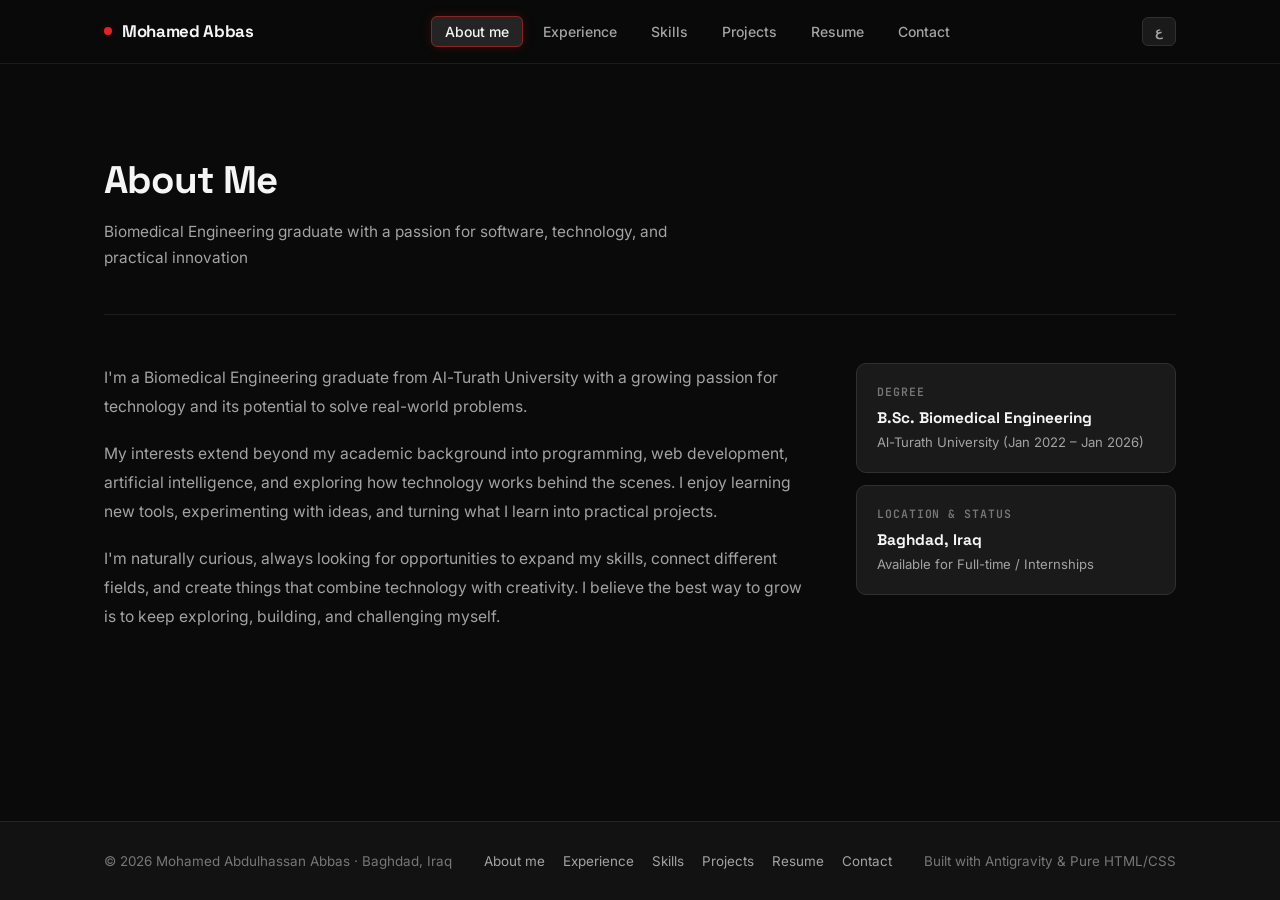
<file: index.html>
<!DOCTYPE html>
<html lang="en" dir="ltr">
<head>
  <meta charset="UTF-8">
  <meta name="viewport" content="width=device-width, initial-scale=1.0">
  <title>About — Mohamed A. Abbas</title>
  <link rel="icon" href="favicon.svg" type="image/svg+xml">
  <link rel="preconnect" href="https://fonts.googleapis.com">
  <link rel="preconnect" href="https://fonts.gstatic.com" crossorigin>
  <link href="https://fonts.googleapis.com/css2?family=Inter:wght@400;500;600;700&family=JetBrains+Mono:wght@400;500;600&family=Space+Grotesk:wght@500;600;700;800&display=swap" rel="stylesheet">
  <link rel="stylesheet" href="style.css">
</head>
<body>
  <div class="ambient-glow"></div>
  <header class="navbar"><div class="container nav-container">
    <a href="index.html" class="nav-brand"><span class="brand-dot"></span><span data-i18n="nav.name">Mohamed Abbas</span></a>
    <ul class="nav-links">
      <li><a href="index.html" class="active" data-i18n="nav.aboutme">About me</a></li>
      <li><a href="experience.html" data-i18n="nav.exp">Experience</a></li>
      <li><a href="skills.html" data-i18n="nav.skills">Skills</a></li>
      <li><a href="projects.html" data-i18n="nav.projects">Projects</a></li>
      <li><a href="resume.html" data-i18n="nav.resume">Resume</a></li>
      <li><a href="contact.html" data-i18n="nav.contact">Contact</a></li>
    </ul>
    <div class="nav-controls"><button class="lang-toggle" id="langToggle">ع</button><button class="nav-hamburger" id="navHamburger">☰</button></div>
  </div></header>
  <main>
    <section class="section"><div class="container">
      <h1 class="section-title" data-i18n="about.title">About Me</h1>
      <p class="section-subtitle" data-i18n="about.subtitle">Biomedical Engineering graduate with a passion for software, technology, and practical innovation</p>
      <hr class="section-divider">
      <div class="about-grid">
        <div class="about-text">
          <p data-i18n="about.p1">I'm a Biomedical Engineering graduate from Al-Turath University with a growing passion for technology and its potential to solve real-world problems.</p>
          <p data-i18n="about.p2">My interests extend beyond my academic background into programming, web development, artificial intelligence, and exploring how technology works behind the scenes. I enjoy learning new tools, experimenting with ideas, and turning what I learn into practical projects.</p>
          <p data-i18n="about.p3">I'm naturally curious, always looking for opportunities to expand my skills, connect different fields, and create things that combine technology with creativity. I believe the best way to grow is to keep exploring, building, and challenging myself.</p>
        </div>
        <div class="stats-stack">
          <div class="stat-item"><span class="stat-label" data-i18n="stat.degree.label">Degree</span><span class="stat-value" data-i18n="stat.degree.value">B.Sc. Biomedical Engineering</span><span class="stat-sub" data-i18n="stat.degree.sub">Al-Turath University (Jan 2022 – Jan 2026)</span></div>
          <div class="stat-item"><span class="stat-label" data-i18n="stat.loc.label">Location &amp; Status</span><span class="stat-value" data-i18n="stat.loc.value">Baghdad, Iraq</span><span class="stat-sub" data-i18n="stat.loc.sub">Available for Full-time / Internships</span></div>
        </div>
      </div>
    </div></section>
  </main>
  <footer class="footer"><div class="container footer-content">
    <span data-i18n="footer.copy">© 2026 Mohamed Abdulhassan Abbas · Baghdad, Iraq</span>
    <nav class="footer-links">
      <a href="index.html" data-i18n="footer.aboutme">About me</a>
      <a href="experience.html" data-i18n="footer.exp">Experience</a>
      <a href="skills.html" data-i18n="footer.skills">Skills</a>
      <a href="projects.html" data-i18n="footer.projects">Projects</a>
      <a href="resume.html" data-i18n="footer.resume">Resume</a>
      <a href="contact.html" data-i18n="footer.contact">Contact</a>
    </nav>
    <span data-i18n="footer.built">Built with Antigravity &amp; Pure HTML/CSS</span>
  </div></footer>
  <script src="script.js"></script>
</body>
</html>
</file>
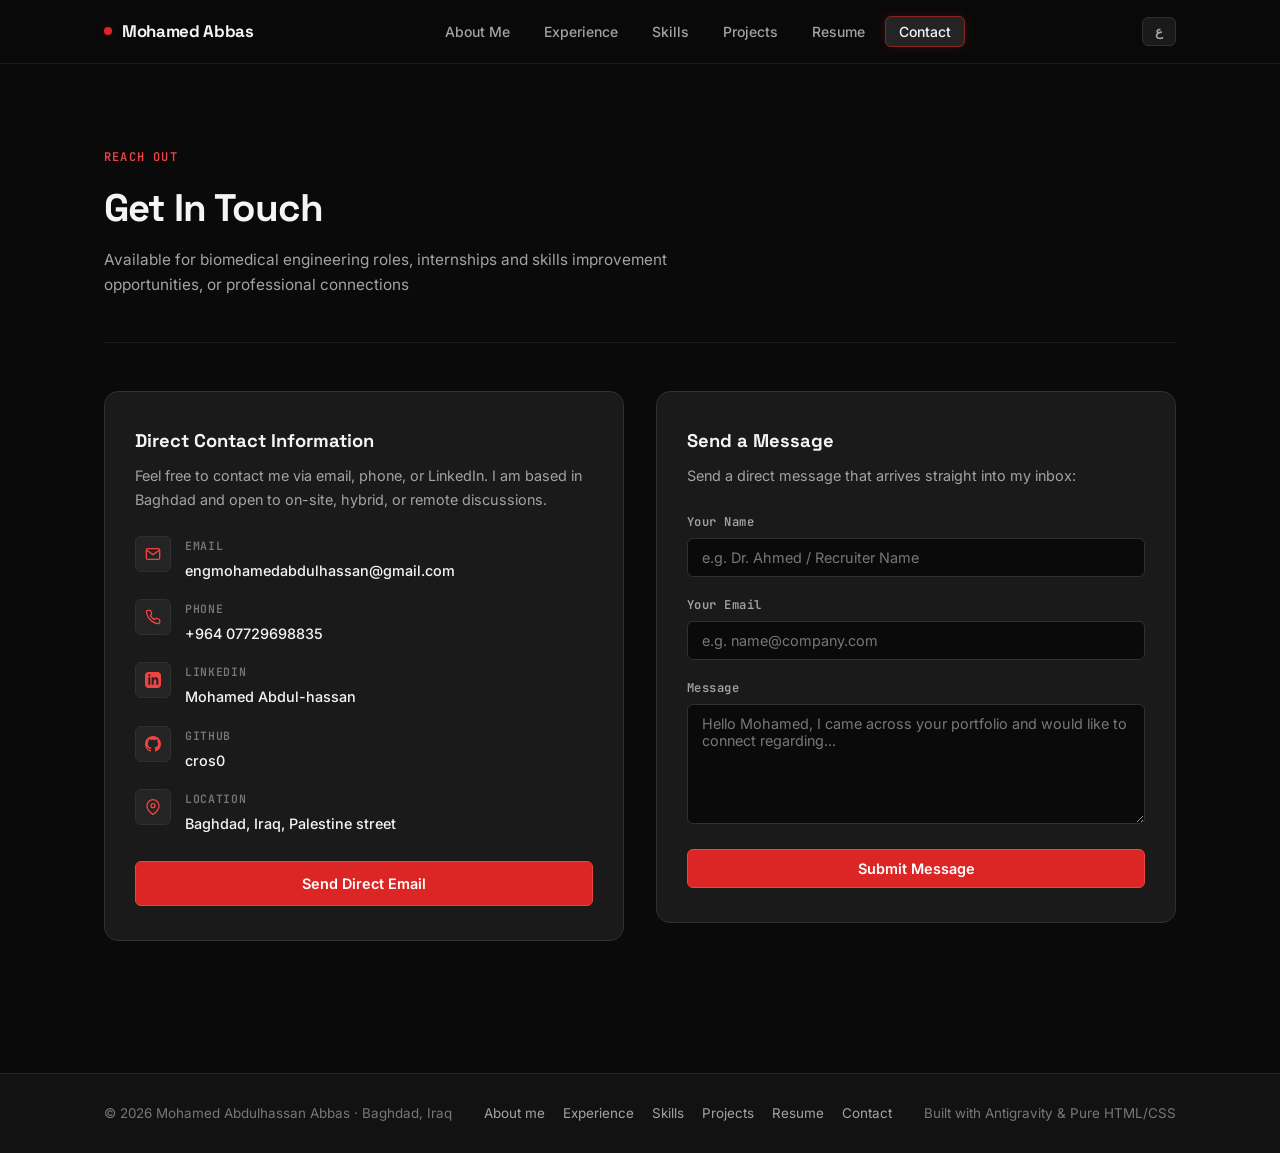
<file: contact.html>
<!DOCTYPE html>
<html lang="en" dir="ltr">
<head>
  <meta charset="UTF-8">
  <meta name="viewport" content="width=device-width, initial-scale=1.0">
  <title>Contact — Mohamed Abbas</title>
  <link rel="icon" href="favicon.svg" type="image/svg+xml">
  <link rel="preconnect" href="https://fonts.googleapis.com">
  <link rel="preconnect" href="https://fonts.gstatic.com" crossorigin>
  <link href="https://fonts.googleapis.com/css2?family=Inter:wght@400;500;600;700&family=JetBrains+Mono:wght@400;500;600&family=Space+Grotesk:wght@500;600;700;800&display=swap" rel="stylesheet">
  <link rel="stylesheet" href="style.css">
</head>
<body>
  <div class="ambient-glow"></div>
  <header class="navbar"><div class="container nav-container">
    <a href="index.html" class="nav-brand"><span class="brand-dot"></span><span data-i18n="nav.name">Mohamed Abbas</span></a>
    <ul class="nav-links">
      <li><a href="index.html" data-i18n="nav.aboutme">About Me</a></li>
      <li><a href="experience.html" data-i18n="nav.exp">Experience</a></li>
      <li><a href="skills.html" data-i18n="nav.skills">Skills</a></li>
      <li><a href="projects.html" data-i18n="nav.projects">Projects</a></li>
      <li><a href="resume.html" data-i18n="nav.resume">Resume</a></li>
      <li><a href="contact.html" class="active" data-i18n="nav.contact">Contact</a></li>
    </ul>
    <div class="nav-controls"><button class="lang-toggle" id="langToggle">ع</button><button class="nav-hamburger" id="navHamburger">☰</button></div>
  </div></header>
  <main>
    <section class="section"><div class="container">
      <p class="section-eyebrow" data-i18n="contact.eyebrow">Reach Out</p>
      <h1 class="section-title" data-i18n="contact.title">Get In Touch</h1>
      <p class="section-subtitle" data-i18n="contact.subtitle">Available for biomedical engineering roles, internships and skills improvement opportunities, or professional connections</p>
      <hr class="section-divider">
      <div class="contact-grid">
        <!-- Info Card -->
        <div class="contact-info-card">
          <h2 class="contact-card-title" data-i18n="contact.info.title">Direct Contact Information</h2>
          <p class="contact-card-sub" data-i18n="contact.info.sub">Feel free to contact me via email, phone, or LinkedIn. I am based in Baghdad and open to on-site, hybrid, or remote discussions.</p>
          <div class="contact-list">
            <div class="contact-item">
              <div class="contact-icon"><svg width="16" height="16" viewBox="0 0 24 24" fill="none" stroke="currentColor" stroke-width="2"><path d="M4 4h16c1.1 0 2 .9 2 2v12c0 1.1-.9 2-2 2H4c-1.1 0-2-.9-2-2V6c0-1.1.9-2 2-2z"/><polyline points="22,6 12,13 2,6"/></svg></div>
              <div><div class="contact-label" data-i18n="contact.email">Email</div><a class="contact-value" href="mailto:engmohamedabdulhassan@gmail.com">engmohamedabdulhassan@gmail.com</a></div>
            </div>
            <div class="contact-item">
              <div class="contact-icon"><svg width="16" height="16" viewBox="0 0 24 24" fill="none" stroke="currentColor" stroke-width="2"><path d="M22 16.92v3a2 2 0 0 1-2.18 2 19.79 19.79 0 0 1-8.63-3.07 19.5 19.5 0 0 1-6-6 19.79 19.79 0 0 1-3.07-8.67A2 2 0 0 1 4.11 2h3a2 2 0 0 1 2 1.72 12.84 12.84 0 0 0 .7 2.81 2 2 0 0 1-.45 2.11L8.09 9.91a16 16 0 0 0 6 6l1.27-1.27a2 2 0 0 1 2.11-.45 12.84 12.84 0 0 0 2.81.7A2 2 0 0 1 22 16.92z"/></svg></div>
              <div><div class="contact-label" data-i18n="contact.phone">Phone</div><a class="contact-value" href="tel:+96407729698835">+964 07729698835</a></div>
            </div>
            <div class="contact-item">
              <div class="contact-icon"><svg width="16" height="16" viewBox="0 0 24 24" fill="currentColor"><path d="M19 0h-14c-2.761 0-5 2.239-5 5v14c0 2.761 2.239 5 5 5h14c2.762 0 5-2.239 5-5v-14c0-2.761-2.238-5-5-5zm-11 19h-3v-11h3v11zm-1.5-12.268c-.966 0-1.75-.79-1.75-1.764s.784-1.764 1.75-1.764 1.75.79 1.75 1.764-.783 1.764-1.75 1.764zm13.5 12.268h-3v-5.604c0-3.368-4-3.113-4 0v5.604h-3v-11h3v1.765c1.396-2.586 7-2.777 7 2.476v6.759z"/></svg></div>
              <div><div class="contact-label" data-i18n="contact.linkedin">LinkedIn</div><a class="contact-value" href="https://linkedin.com/in/mohamed-abdulhassan-abbas" target="_blank">Mohamed Abdul-hassan</a></div>
            </div>
            <div class="contact-item">
              <div class="contact-icon"><svg width="16" height="16" viewBox="0 0 24 24" fill="currentColor"><path d="M12 0c-6.626 0-12 5.373-12 12 0 5.302 3.438 9.8 8.207 11.387.599.111.793-.261.793-.577v-2.234c-3.338.726-4.033-1.416-4.033-1.416-.546-1.387-1.333-1.756-1.333-1.756-1.089-.745.083-.729.083-.729 1.205.084 1.839 1.237 1.839 1.237 1.07 1.834 2.807 1.304 3.492.997.107-.775.418-1.305.762-1.604-2.665-.305-5.467-1.334-5.467-5.931 0-1.311.469-2.381 1.236-3.221-.124-.303-.535-1.524.117-3.176 0 0 1.008-.322 3.301 1.23.957-.266 1.983-.399 3.003-.404 1.02.005 2.047.138 3.006.404 2.291-1.552 3.297-1.23 3.297-1.23.653 1.653.242 2.874.118 3.176.77.84 1.235 1.911 1.235 3.221 0 4.609-2.807 5.624-5.479 5.921.43.372.823 1.102.823 2.222v3.293c0 .319.192.694.801.576 4.765-1.589 8.199-6.086 8.199-11.386 0-6.627-5.373-12-12-12z"/></svg></div>
              <div><div class="contact-label" data-i18n="contact.github">GitHub</div><a class="contact-value" href="https://github.com/cros0" target="_blank">cros0</a></div>
            </div>
            <div class="contact-item">
              <div class="contact-icon"><svg width="16" height="16" viewBox="0 0 24 24" fill="none" stroke="currentColor" stroke-width="2"><path d="M21 10c0 7-9 13-9 13s-9-6-9-13a9 9 0 0 1 18 0z"/><circle cx="12" cy="10" r="3"/></svg></div>
              <div><div class="contact-label" data-i18n="contact.location">Location</div><span class="contact-value" data-i18n="contact.loc.value">Baghdad, Iraq, Palestine street</span></div>
            </div>
          </div>
          <a href="mailto:engmohamedabdulhassan@gmail.com" class="btn-primary" style="width:100%;justify-content:center;"><span data-i18n="contact.btn.email">Send Direct Email</span></a>
        </div>
        <!-- Form Card -->
        <div class="contact-form-card">
          <h2 class="contact-card-title" data-i18n="contact.form.title">Send a Message</h2>
          <p class="contact-card-sub" data-i18n="contact.form.sub">Send a direct message that arrives straight into my inbox:</p>
          <form action="https://formsubmit.co/engmohamedabdulhassan@gmail.com" method="POST">
            <input type="hidden" name="_subject" value="New Message from Your Portfolio Website!">
            <input type="hidden" name="_template" value="table">
            <input type="hidden" name="_captcha" value="false">
            <input type="hidden" name="_next" value="contact.html">
            <div class="form-group">
              <label class="form-label" for="name" data-i18n="form.name.label">Your Name</label>
              <input type="text" id="name" name="name" class="form-input" data-i18n-placeholder="form.name.ph" placeholder="e.g. Dr. Ahmed / Recruiter Name" required>
            </div>
            <div class="form-group">
              <label class="form-label" for="email" data-i18n="form.email.label">Your Email</label>
              <input type="email" id="email" name="email" class="form-input" data-i18n-placeholder="form.email.ph" placeholder="e.g. name@company.com" required>
            </div>
            <div class="form-group">
              <label class="form-label" for="message" data-i18n="form.msg.label">Message</label>
              <textarea id="message" name="message" class="form-textarea" data-i18n-placeholder="form.msg.ph" placeholder="Hello Mohamed, I came across your portfolio and would like to connect regarding..." required></textarea>
            </div>
            <button type="submit" class="btn-primary" style="width:100%;justify-content:center;"><span data-i18n="form.submit">Submit Message</span></button>
          </form>
        </div>
      </div>
    </div></section>
  </main>
  <footer class="footer"><div class="container footer-content">
    <span data-i18n="footer.copy">© 2026 Mohamed Abdulhassan Abbas · Baghdad, Iraq</span>
    <nav class="footer-links">
      <a href="index.html" data-i18n="footer.aboutme">About me</a>
      <a href="experience.html" data-i18n="footer.exp">Experience</a>
      <a href="skills.html" data-i18n="footer.skills">Skills</a>
      <a href="projects.html" data-i18n="footer.projects">Projects</a>
      <a href="resume.html" data-i18n="footer.resume">Resume</a>
      <a href="contact.html" data-i18n="footer.contact">Contact</a>
    </nav>
    <span data-i18n="footer.built">Built with Antigravity &amp; Pure HTML/CSS</span>
  </div></footer>
  <script src="script.js"></script>
</body>
</html>
</file>
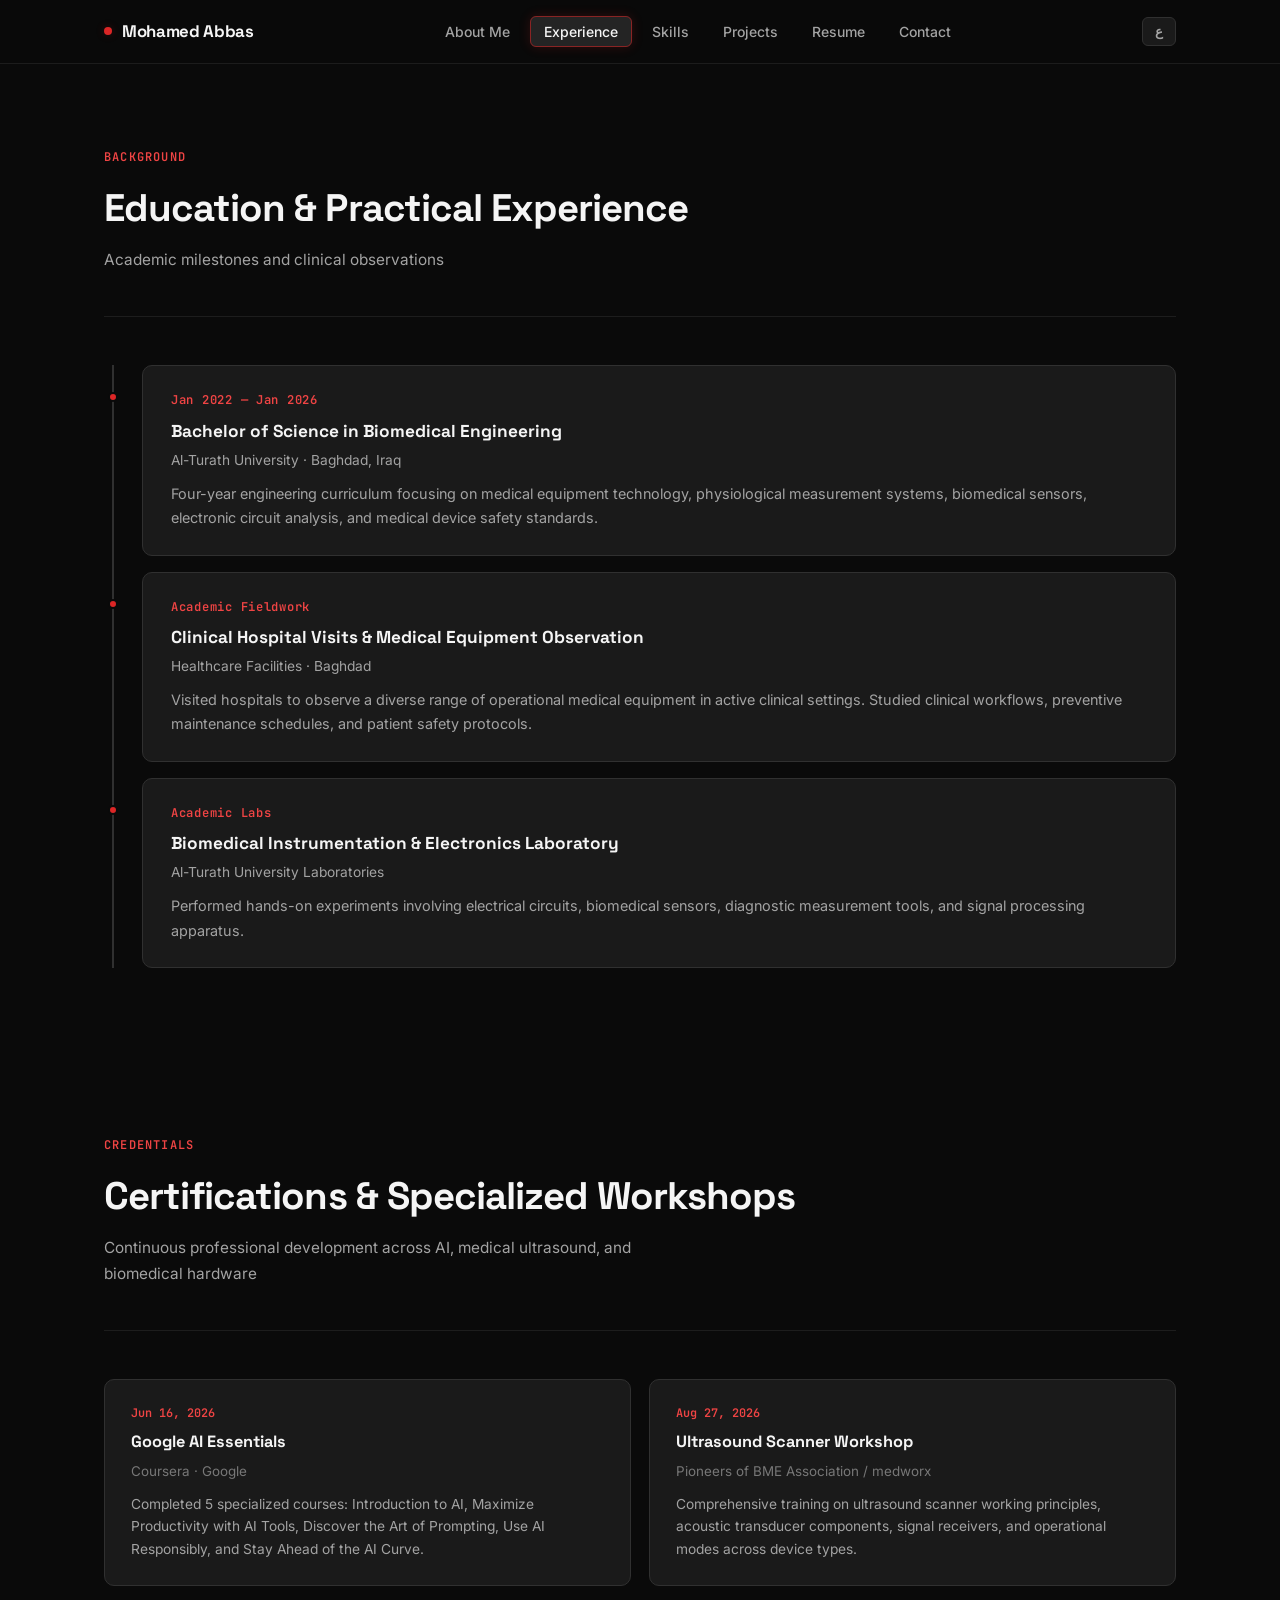
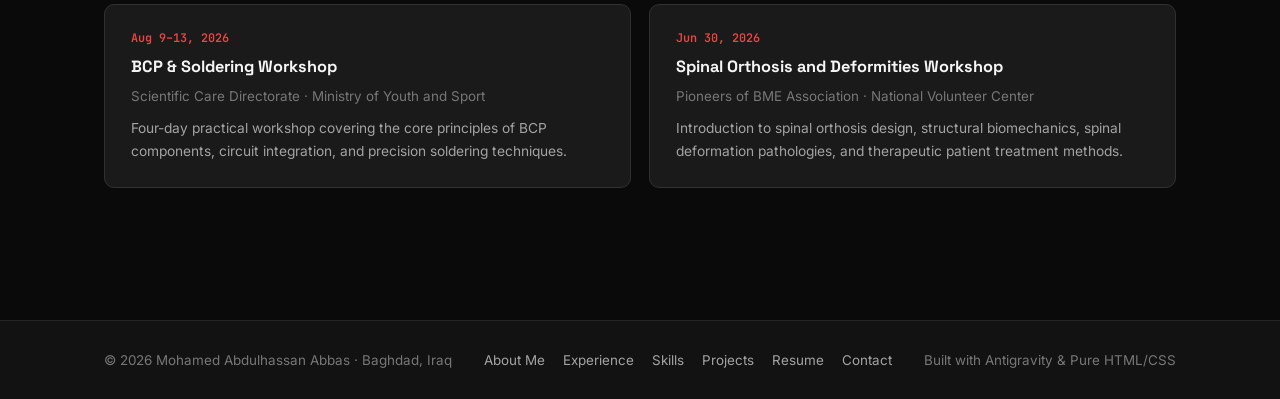
<file: experience.html>
<!DOCTYPE html>
<html lang="en" dir="ltr">
<head>
  <meta charset="UTF-8">
  <meta name="viewport" content="width=device-width, initial-scale=1.0">
  <title>Experience — Mohamed Abbas</title>
  <link rel="icon" href="favicon.svg" type="image/svg+xml">
  <link rel="preconnect" href="https://fonts.googleapis.com">
  <link rel="preconnect" href="https://fonts.gstatic.com" crossorigin>
  <link href="https://fonts.googleapis.com/css2?family=Inter:wght@400;500;600;700&family=JetBrains+Mono:wght@400;500;600&family=Space+Grotesk:wght@500;600;700;800&display=swap" rel="stylesheet">
  <link rel="stylesheet" href="style.css">
</head>
<body>
  <div class="ambient-glow"></div>
  <header class="navbar"><div class="container nav-container">
    <a href="index.html" class="nav-brand"><span class="brand-dot"></span><span data-i18n="nav.name">Mohamed Abbas</span></a>
    <ul class="nav-links">
      <li><a href="index.html" data-i18n="nav.aboutme">About Me</a></li>
      <li><a href="experience.html" class="active" data-i18n="nav.exp">Experience</a></li>
      <li><a href="skills.html" data-i18n="nav.skills">Skills</a></li>
      <li><a href="projects.html" data-i18n="nav.projects">Projects</a></li>
      <li><a href="resume.html" data-i18n="nav.resume">Resume</a></li>
      <li><a href="contact.html" data-i18n="nav.contact">Contact</a></li>
    </ul>
    <div class="nav-controls"><button class="lang-toggle" id="langToggle">ع</button><button class="nav-hamburger" id="navHamburger">☰</button></div>
  </div></header>
  <main>
    <!-- Education & Experience -->
    <section class="section"><div class="container">
      <p class="section-eyebrow" data-i18n="exp.eyebrow">Background</p>
      <h1 class="section-title" data-i18n="exp.title">Education &amp; Practical Experience</h1>
      <p class="section-subtitle" data-i18n="exp.subtitle">Academic milestones and clinical observations</p>
      <hr class="section-divider">
      <div class="timeline">
        <div class="timeline-card"><div class="timeline-period" data-i18n="exp.1.period">Jan 2022 — Jan 2026</div><h3 class="timeline-role" data-i18n="exp.1.role">Bachelor of Science in Biomedical Engineering</h3><div class="timeline-org" data-i18n="exp.1.org">Al-Turath University · Baghdad, Iraq</div><p class="timeline-desc" data-i18n="exp.1.desc">Four-year engineering curriculum focusing on medical equipment technology, physiological measurement systems, biomedical sensors, electronic circuit analysis, and medical device safety standards.</p></div>
        <div class="timeline-card"><div class="timeline-period" data-i18n="exp.2.period">Academic Fieldwork</div><h3 class="timeline-role" data-i18n="exp.2.role">Clinical Hospital Visits &amp; Medical Equipment Observation</h3><div class="timeline-org" data-i18n="exp.2.org">Healthcare Facilities · Baghdad</div><p class="timeline-desc" data-i18n="exp.2.desc">Visited hospitals to observe a diverse range of operational medical equipment in active clinical settings. Studied clinical workflows, preventive maintenance schedules, and patient safety protocols.</p></div>
        <div class="timeline-card"><div class="timeline-period" data-i18n="exp.3.period">Academic Labs</div><h3 class="timeline-role" data-i18n="exp.3.role">Biomedical Instrumentation &amp; Electronics Laboratory</h3><div class="timeline-org" data-i18n="exp.3.org">Al-Turath University Laboratories</div><p class="timeline-desc" data-i18n="exp.3.desc">Performed hands-on experiments involving electrical circuits, biomedical sensors, diagnostic measurement tools, and signal processing apparatus.</p></div>
      </div>
    </div></section>
    <!-- Certifications -->
    <section class="section"><div class="container">
      <p class="section-eyebrow" data-i18n="certs.eyebrow">Credentials</p>
      <h2 class="section-title" data-i18n="certs.title">Certifications &amp; Specialized Workshops</h2>
      <p class="section-subtitle" data-i18n="certs.subtitle">Continuous professional development across AI, medical ultrasound, and biomedical hardware</p>
      <hr class="section-divider">
      <div class="certs-grid">
        <div class="cert-card"><div class="cert-date" data-i18n="cert.1.date">Jun 16, 2026</div><h3 class="cert-title" data-i18n="cert.1.title">Google AI Essentials</h3><div class="cert-issuer" data-i18n="cert.1.issuer">Coursera · Google</div><p class="cert-desc" data-i18n="cert.1.desc">Completed 5 specialized courses: Introduction to AI, Maximize Productivity with AI Tools, Discover the Art of Prompting, Use AI Responsibly, and Stay Ahead of the AI Curve.</p></div>
        <div class="cert-card"><div class="cert-date" data-i18n="cert.2.date">Aug 27, 2026</div><h3 class="cert-title" data-i18n="cert.2.title">Ultrasound Scanner Workshop</h3><div class="cert-issuer" data-i18n="cert.2.issuer">Pioneers of BME Association / medworx</div><p class="cert-desc" data-i18n="cert.2.desc">Comprehensive training on ultrasound scanner working principles, acoustic transducer components, signal receivers, and operational modes across device types.</p></div>
        <div class="cert-card"><div class="cert-date" data-i18n="cert.3.date">Aug 9–13, 2026</div><h3 class="cert-title" data-i18n="cert.3.title">BCP &amp; Soldering Workshop</h3><div class="cert-issuer" data-i18n="cert.3.issuer">Scientific Care Directorate · Ministry of Youth and Sport</div><p class="cert-desc" data-i18n="cert.3.desc">Four-day practical workshop covering the core principles of BCP components, circuit integration, and precision soldering techniques.</p></div>
        <div class="cert-card"><div class="cert-date" data-i18n="cert.4.date">Jun 30, 2026</div><h3 class="cert-title" data-i18n="cert.4.title">Spinal Orthosis and Deformities Workshop</h3><div class="cert-issuer" data-i18n="cert.4.issuer">Pioneers of BME Association · National Volunteer Center</div><p class="cert-desc" data-i18n="cert.4.desc">Introduction to spinal orthosis design, structural biomechanics, spinal deformation pathologies, and therapeutic patient treatment methods.</p></div>
      </div>
    </div></section>
  </main>
  <footer class="footer"><div class="container footer-content">
    <span data-i18n="footer.copy">© 2026 Mohamed Abdulhassan Abbas · Baghdad, Iraq</span>
    <nav class="footer-links">
      <a href="index.html" data-i18n="footer.aboutme">About Me</a>
      <a href="experience.html" data-i18n="footer.exp">Experience</a>
      <a href="skills.html" data-i18n="footer.skills">Skills</a>
      <a href="projects.html" data-i18n="footer.projects">Projects</a>
      <a href="resume.html" data-i18n="footer.resume">Resume</a>
      <a href="contact.html" data-i18n="footer.contact">Contact</a>
    </nav>
    <span data-i18n="footer.built">Built with Antigravity &amp; Pure HTML/CSS</span>
  </div></footer>
  <script src="script.js"></script>
</body>
</html>
</file>
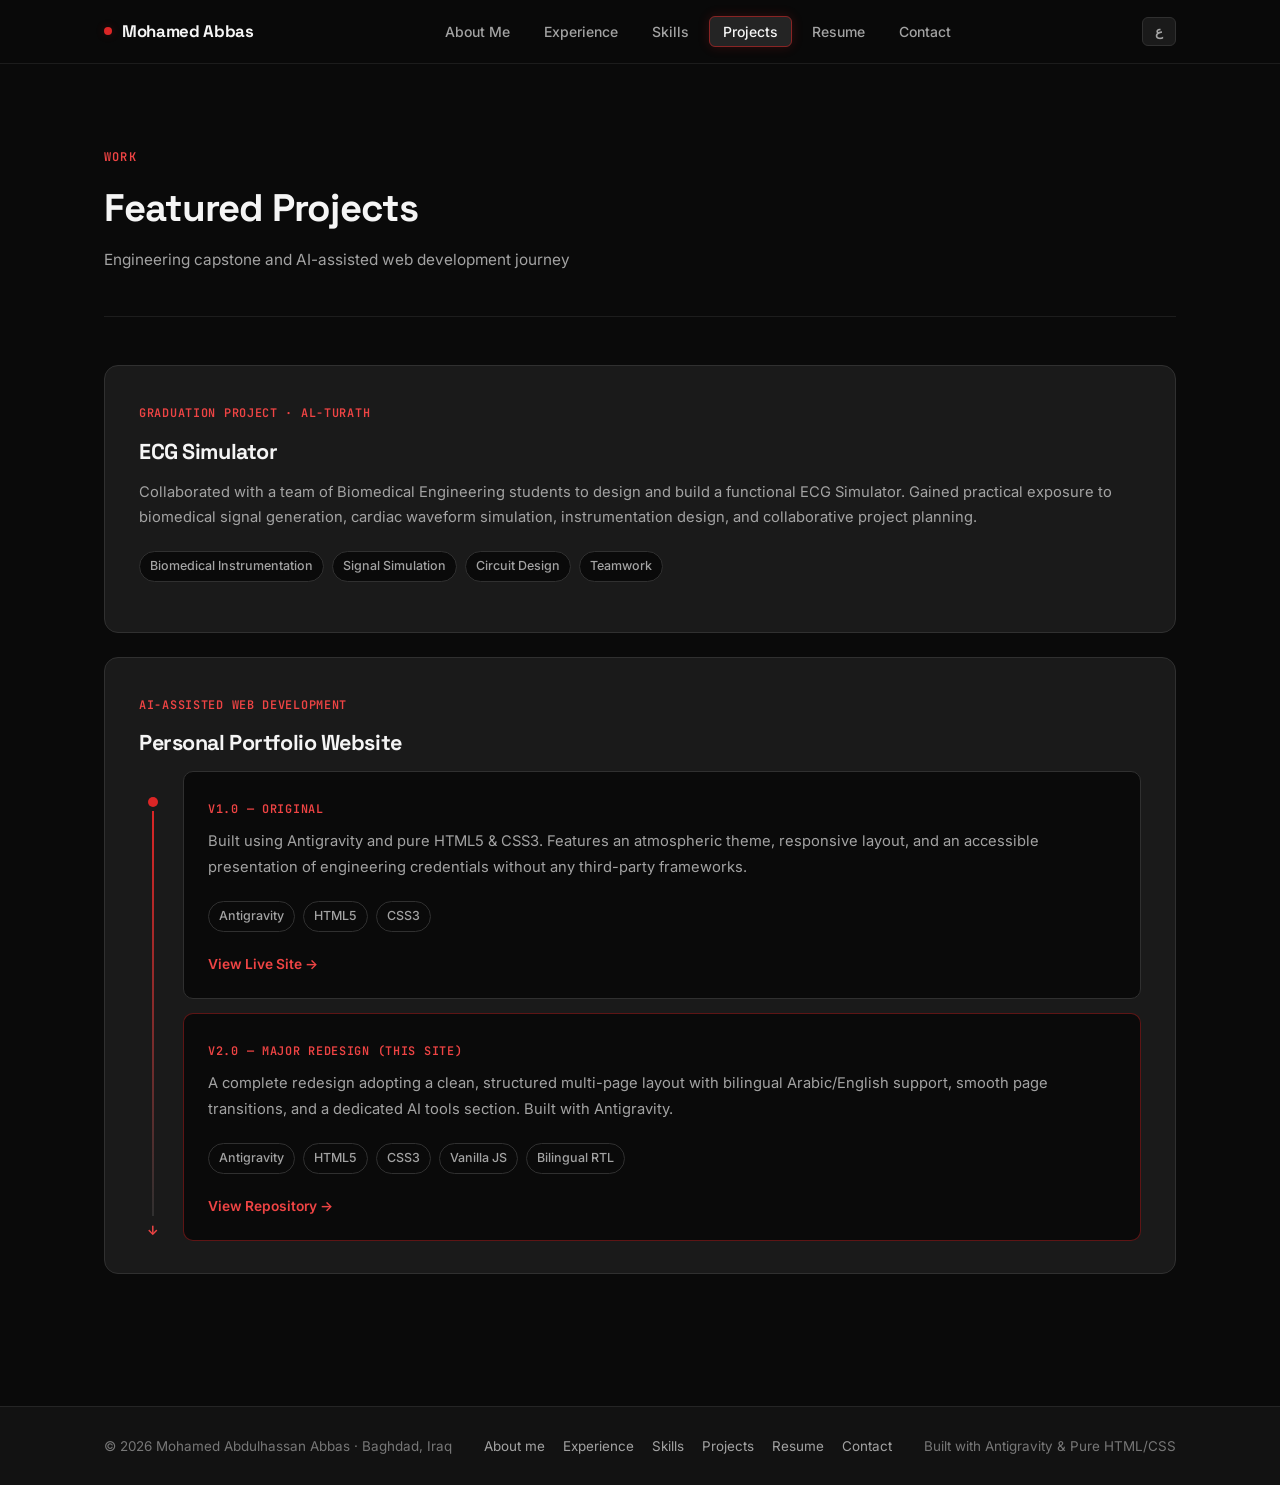
<file: projects.html>
<!DOCTYPE html>
<html lang="en" dir="ltr">
<head>
  <meta charset="UTF-8">
  <meta name="viewport" content="width=device-width, initial-scale=1.0">
  <title>Projects — Mohamed Abbas</title>
  <link rel="icon" href="favicon.svg" type="image/svg+xml">
  <link rel="preconnect" href="https://fonts.googleapis.com"><link rel="preconnect" href="https://fonts.gstatic.com" crossorigin>
  <link href="https://fonts.googleapis.com/css2?family=Inter:wght@400;500;600;700&family=JetBrains+Mono:wght@400;500;600&family=Space+Grotesk:wght@500;600;700;800&display=swap" rel="stylesheet">
  <link rel="stylesheet" href="style.css">
</head>
<body>
  <div class="ambient-glow"></div>
  <header class="navbar"><div class="container nav-container">
    <a href="index.html" class="nav-brand"><span class="brand-dot"></span><span data-i18n="nav.name">Mohamed Abbas</span></a>
    <ul class="nav-links">
      <li><a href="index.html" data-i18n="nav.aboutme">About Me</a></li>
      <li><a href="experience.html" data-i18n="nav.exp">Experience</a></li>
      <li><a href="skills.html" data-i18n="nav.skills">Skills</a></li>
      <li><a href="projects.html" class="active" data-i18n="nav.projects">Projects</a></li>
      <li><a href="resume.html" data-i18n="nav.resume">Resume</a></li>
      <li><a href="contact.html" data-i18n="nav.contact">Contact</a></li>
    </ul>
    <div class="nav-controls"><button class="lang-toggle" id="langToggle">ع</button><button class="nav-hamburger" id="navHamburger">☰</button></div>
  </div></header>
  <main>
    <section class="section"><div class="container">
      <p class="section-eyebrow" data-i18n="proj.eyebrow">Work</p>
      <h1 class="section-title" data-i18n="proj.title">Featured Projects</h1>
      <p class="section-subtitle" data-i18n="proj.subtitle">Engineering capstone and AI-assisted web development journey</p>
      <hr class="section-divider">
      <div class="projects-grid">
        <div class="project-card">
          <div class="project-tag" data-i18n="proj.ecg.tag">Graduation Project · Al-Turath</div>
          <h2 class="project-title" data-i18n="proj.ecg.title">ECG Simulator</h2>
          <p class="project-desc" data-i18n="proj.ecg.desc">Collaborated with a team of Biomedical Engineering students to design and build a functional ECG Simulator. Gained practical exposure to biomedical signal generation, cardiac waveform simulation, instrumentation design, and collaborative project planning.</p>
          <div class="project-tech-stack"><span class="tech-item">Biomedical Instrumentation</span><span class="tech-item">Signal Simulation</span><span class="tech-item">Circuit Design</span><span class="tech-item">Teamwork</span></div>
        </div>
        <div class="project-card">
          <div class="project-tag" data-i18n="proj.port.tag">AI-Assisted Web Development</div>
          <h2 class="project-title" data-i18n="proj.port.title">Personal Portfolio Website</h2>
          <div class="portfolio-branch-line">
            <div class="branch-connector"><div class="branch-dot"></div><div class="branch-line"></div><div class="branch-arrow">↓</div></div>
            <div class="portfolio-cards">
              <div class="project-card-sub">
                <div class="project-tag" data-i18n="proj.port.v1.label">v1.0 — Original</div>
                <p class="project-desc" data-i18n="proj.port.v1.desc">Built using Antigravity and pure HTML5 &amp; CSS3. Features an atmospheric theme, responsive layout, and an accessible presentation of engineering credentials without any third-party frameworks.</p>
                <div class="project-tech-stack"><span class="tech-item">Antigravity</span><span class="tech-item">HTML5</span><span class="tech-item">CSS3</span></div>
                <a href="https://cros0.github.io/personal-portfolio/" target="_blank" class="project-link" data-i18n="proj.view.site">View Live Site →</a>
              </div>
              <div class="project-card-sub" style="border-color: rgba(220,38,38,0.4);">
                <div class="project-tag" data-i18n="proj.port.v2.label">v2.0 — Major Redesign (This Site)</div>
                <p class="project-desc" data-i18n="proj.port.v2.desc">A complete redesign adopting a clean, structured multi-page layout with bilingual Arabic/English support, smooth page transitions, and a dedicated AI tools section. Built with Antigravity.</p>
                <div class="project-tech-stack"><span class="tech-item">Antigravity</span><span class="tech-item">HTML5</span><span class="tech-item">CSS3</span><span class="tech-item">Vanilla JS</span><span class="tech-item">Bilingual RTL</span></div>
                <a href="https://github.com/cros0" target="_blank" class="project-link" data-i18n="proj.view.repo">View Repository →</a>
              </div>
            </div>
          </div>
        </div>
      </div>
    </div></section>
  </main>
  <footer class="footer"><div class="container footer-content">
    <span data-i18n="footer.copy">© 2026 Mohamed Abdulhassan Abbas · Baghdad, Iraq</span>
    <nav class="footer-links">
      <a href="index.html" data-i18n="footer.aboutme">About me</a>
      <a href="experience.html" data-i18n="footer.exp">Experience</a>
      <a href="skills.html" data-i18n="footer.skills">Skills</a>
      <a href="projects.html" data-i18n="footer.projects">Projects</a>
      <a href="resume.html" data-i18n="footer.resume">Resume</a>
      <a href="contact.html" data-i18n="footer.contact">Contact</a>
    </nav>
    <span data-i18n="footer.built">Built with Antigravity &amp; Pure HTML/CSS</span>
  </div></footer>
  <script src="script.js"></script>
</body>
</html>
</file>
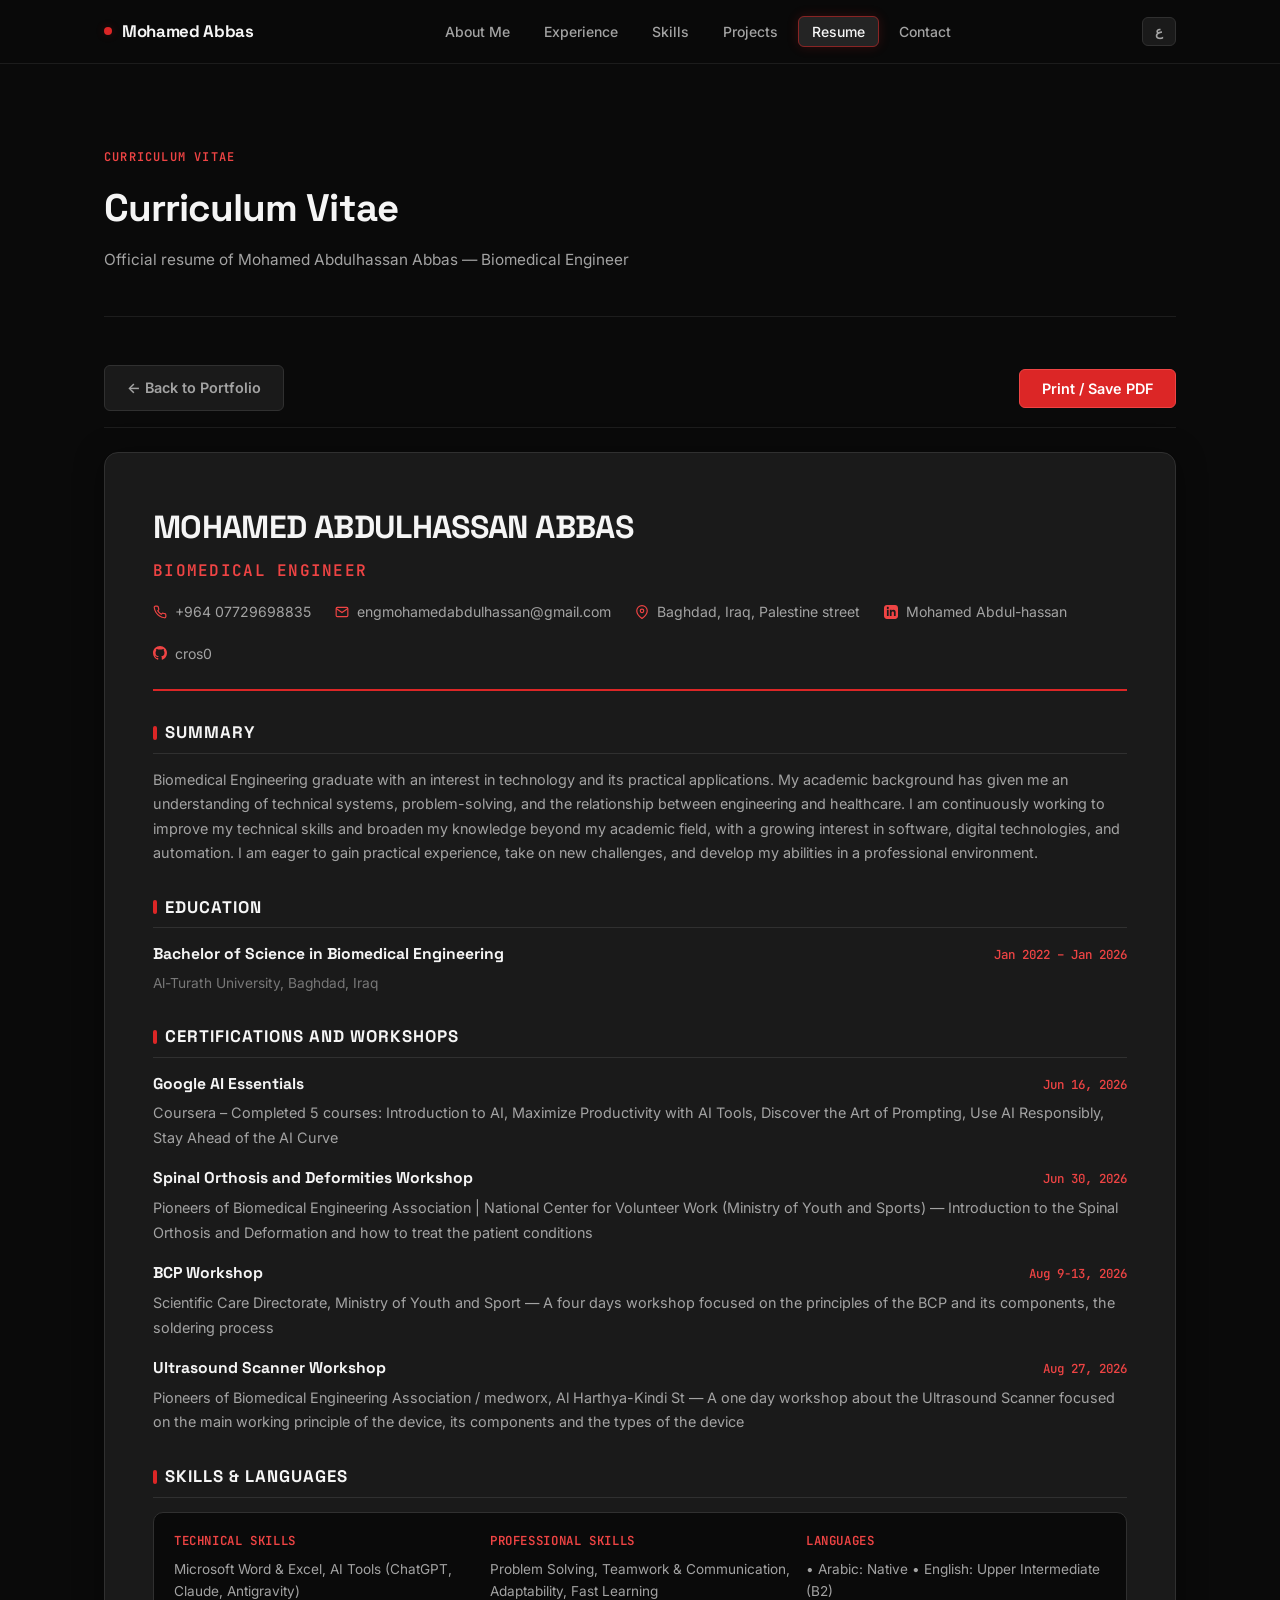
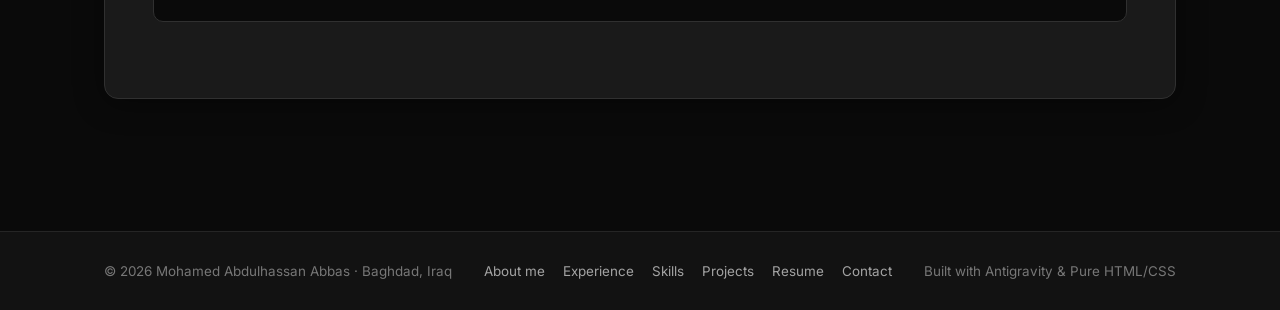
<file: resume.html>
<!DOCTYPE html>
<html lang="en" dir="ltr">
<head>
  <meta charset="UTF-8">
  <meta name="viewport" content="width=device-width, initial-scale=1.0">
  <title>Resume — Mohamed Abbas</title>
  <link rel="icon" href="favicon.svg" type="image/svg+xml">
  <link rel="preconnect" href="https://fonts.googleapis.com">
  <link rel="preconnect" href="https://fonts.gstatic.com" crossorigin>
  <link href="https://fonts.googleapis.com/css2?family=Inter:wght@400;500;600;700&family=JetBrains+Mono:wght@400;500;600&family=Space+Grotesk:wght@500;600;700;800&display=swap" rel="stylesheet">
  <link rel="stylesheet" href="style.css">
</head>
<body>
  <div class="ambient-glow"></div>
  <header class="navbar"><div class="container nav-container">
    <a href="index.html" class="nav-brand"><span class="brand-dot"></span><span data-i18n="nav.name">Mohamed Abbas</span></a>
    <ul class="nav-links">
      <li><a href="index.html" data-i18n="nav.aboutme">About Me</a></li>
      <li><a href="experience.html" data-i18n="nav.exp">Experience</a></li>
      <li><a href="skills.html" data-i18n="nav.skills">Skills</a></li>
      <li><a href="projects.html" data-i18n="nav.projects">Projects</a></li>
      <li><a href="resume.html" class="active" data-i18n="nav.resume">Resume</a></li>
      <li><a href="contact.html" data-i18n="nav.contact">Contact</a></li>
    </ul>
    <div class="nav-controls"><button class="lang-toggle" id="langToggle">ع</button><button class="nav-hamburger" id="navHamburger">☰</button></div>
  </div></header>
  <main>
    <section class="section"><div class="container">
      <p class="section-eyebrow" data-i18n="resume.page.title">Curriculum Vitae</p>
      <h1 class="section-title" data-i18n="resume.page.title">Curriculum Vitae</h1>
      <p class="section-subtitle" data-i18n="resume.page.subtitle">Official resume of Mohamed Abdulhassan Abbas — Biomedical Engineer</p>
      <hr class="section-divider">

      <!-- Action Bar -->
      <div class="resume-action-bar">
        <a href="index.html" class="btn-secondary" data-i18n="resume.btn.back">← Back to Portfolio</a>
        <button class="btn-primary" onclick="window.print()" data-i18n="resume.btn.print">Print / Save PDF</button>
      </div>

      <!-- Resume Paper -->
      <div class="resume-paper">
        <!-- Header -->
        <div class="resume-header">
          <h2 class="resume-name" data-i18n="resume.name">MOHAMED ABDULHASSAN ABBAS</h2>
          <div class="resume-title" data-i18n="resume.title">BIOMEDICAL ENGINEER</div>
          <div class="resume-contact-row">
            <span class="resume-contact-item">
              <svg width="14" height="14" viewBox="0 0 24 24" fill="none" stroke="currentColor" stroke-width="2"><path d="M22 16.92v3a2 2 0 0 1-2.18 2 19.79 19.79 0 0 1-8.63-3.07 19.5 19.5 0 0 1-6-6 19.79 19.79 0 0 1-3.07-8.67A2 2 0 0 1 4.11 2h3a2 2 0 0 1 2 1.72 12.84 12.84 0 0 0 .7 2.81 2 2 0 0 1-.45 2.11L8.09 9.91a16 16 0 0 0 6 6l1.27-1.27a2 2 0 0 1 2.11-.45 12.84 12.84 0 0 0 2.81.7A2 2 0 0 1 22 16.92z"/></svg>
              <a href="tel:+96407729698835">+964 07729698835</a>
            </span>
            <span class="resume-contact-item">
              <svg width="14" height="14" viewBox="0 0 24 24" fill="none" stroke="currentColor" stroke-width="2"><path d="M4 4h16c1.1 0 2 .9 2 2v12c0 1.1-.9 2-2 2H4c-1.1 0-2-.9-2-2V6c0-1.1.9-2 2-2z"/><polyline points="22,6 12,13 2,6"/></svg>
              <a href="mailto:engmohamedabdulhassan@gmail.com">engmohamedabdulhassan@gmail.com</a>
            </span>
            <span class="resume-contact-item">
              <svg width="14" height="14" viewBox="0 0 24 24" fill="none" stroke="currentColor" stroke-width="2"><path d="M21 10c0 7-9 13-9 13s-9-6-9-13a9 9 0 0 1 18 0z"/><circle cx="12" cy="10" r="3"/></svg>
              <span data-i18n="resume.loc">Baghdad, Iraq, Palestine street</span>
            </span>
            <span class="resume-contact-item">
              <svg width="14" height="14" viewBox="0 0 24 24" fill="currentColor"><path d="M19 0h-14c-2.761 0-5 2.239-5 5v14c0 2.761 2.239 5 5 5h14c2.762 0 5-2.239 5-5v-14c0-2.761-2.238-5-5-5zm-11 19h-3v-11h3v11zm-1.5-12.268c-.966 0-1.75-.79-1.75-1.764s.784-1.764 1.75-1.764 1.75.79 1.75 1.764-.783 1.764-1.75 1.764zm13.5 12.268h-3v-5.604c0-3.368-4-3.113-4 0v5.604h-3v-11h3v1.765c1.396-2.586 7-2.777 7 2.476v6.759z"/></svg>
              <a href="https://linkedin.com/in/mohamed-abdulhassan-abbas" target="_blank">Mohamed Abdul-hassan</a>
            </span>
            <span class="resume-contact-item">
              <svg width="14" height="14" viewBox="0 0 24 24" fill="currentColor"><path d="M12 0c-6.626 0-12 5.373-12 12 0 5.302 3.438 9.8 8.207 11.387.599.111.793-.261.793-.577v-2.234c-3.338.726-4.033-1.416-4.033-1.416-.546-1.387-1.333-1.756-1.333-1.756-1.089-.745.083-.729.083-.729 1.205.084 1.839 1.237 1.839 1.237 1.07 1.834 2.807 1.304 3.492.997.107-.775.418-1.305.762-1.604-2.665-.305-5.467-1.334-5.467-5.931 0-1.311.469-2.381 1.236-3.221-.124-.303-.535-1.524.117-3.176 0 0 1.008-.322 3.301 1.23.957-.266 1.983-.399 3.003-.404 1.02.005 2.047.138 3.006.404 2.291-1.552 3.297-1.23 3.297-1.23.653 1.653.242 2.874.118 3.176.77.84 1.235 1.911 1.235 3.221 0 4.609-2.807 5.624-5.479 5.921.43.372.823 1.102.823 2.222v3.293c0 .319.192.694.801.576 4.765-1.589 8.199-6.086 8.199-11.386 0-6.627-5.373-12-12-12z"/></svg>
              <a href="https://github.com/cros0" target="_blank">cros0</a>
            </span>
          </div>
        </div>

        <!-- Summary -->
        <div class="resume-sec">
          <h3 class="resume-sec-title" data-i18n="resume.sec.summary">SUMMARY</h3>
          <p class="resume-entry-desc" data-i18n="resume.summary.text">Biomedical Engineering graduate with an interest in technology and its practical applications. My academic background has given me an understanding of technical systems, problem-solving, and the relationship between engineering and healthcare. I am continuously working to improve my technical skills and broaden my knowledge beyond my academic field, with a growing interest in software, digital technologies, and automation. I am eager to gain practical experience, take on new challenges, and develop my abilities in a professional environment.</p>
        </div>

        <!-- Education -->
        <div class="resume-sec">
          <h3 class="resume-sec-title" data-i18n="resume.sec.education">EDUCATION</h3>
          <div class="resume-entry">
            <div class="resume-entry-header">
              <span class="resume-entry-title" data-i18n="resume.edu.degree">Bachelor of Science in Biomedical Engineering</span>
              <span class="resume-entry-date" data-i18n="resume.edu.date">Jan 2022 – Jan 2026</span>
            </div>
            <div class="resume-entry-sub" data-i18n="resume.edu.school">Al-Turath University, Baghdad, Iraq</div>
          </div>
        </div>

        <!-- Certifications -->
        <div class="resume-sec">
          <h3 class="resume-sec-title" data-i18n="resume.sec.certs">CERTIFICATIONS AND WORKSHOPS</h3>
          <!-- Google AI -->
          <div class="resume-entry">
            <div class="resume-entry-header">
              <span class="resume-entry-title" data-i18n="resume.cert1.title">Google AI Essentials</span>
              <span class="resume-entry-date" data-i18n="resume.cert1.date">Jun 16, 2026</span>
            </div>
            <p class="resume-entry-desc" data-i18n="resume.cert1.desc">Coursera – Completed 5 courses: Introduction to AI, Maximize Productivity with AI Tools, Discover the Art of Prompting, Use AI Responsibly, Stay Ahead of the AI Curve</p>
          </div>
          <!-- Spinal Orthosis -->
          <div class="resume-entry">
            <div class="resume-entry-header">
              <span class="resume-entry-title" data-i18n="resume.cert2.title">Spinal Orthosis and Deformities Workshop</span>
              <span class="resume-entry-date" data-i18n="resume.cert2.date">Jun 30, 2026</span>
            </div>
            <p class="resume-entry-desc" data-i18n="resume.cert2.desc">Pioneers of Biomedical Engineering Association | National Center for Volunteer Work (Ministry of Youth and Sports) — Introduction to the Spinal Orthosis and Deformation and how to treat the patient conditions</p>
          </div>
          <!-- BCP -->
          <div class="resume-entry">
            <div class="resume-entry-header">
              <span class="resume-entry-title" data-i18n="resume.cert3.title">BCP Workshop</span>
              <span class="resume-entry-date" data-i18n="resume.cert3.date">Aug 9-13, 2026</span>
            </div>
            <p class="resume-entry-desc" data-i18n="resume.cert3.desc">Scientific Care Directorate, Ministry of Youth and Sport — A four days workshop focused on the principles of the BCP and its components, the soldering process</p>
          </div>
          <!-- Ultrasound -->
          <div class="resume-entry">
            <div class="resume-entry-header">
              <span class="resume-entry-title" data-i18n="resume.cert4.title">Ultrasound Scanner Workshop</span>
              <span class="resume-entry-date" data-i18n="resume.cert4.date">Aug 27, 2026</span>
            </div>
            <p class="resume-entry-desc" data-i18n="resume.cert4.desc">Pioneers of Biomedical Engineering Association / medworx, Al Harthya-Kindi St — A one day workshop about the Ultrasound Scanner focused on the main working principle of the device, its components and the types of the device</p>
          </div>
        </div>

        <!-- Skills & Languages -->
        <div class="resume-sec">
          <h3 class="resume-sec-title" data-i18n="resume.sec.skills">SKILLS & LANGUAGES</h3>
          <div class="resume-skills-table">
            <div class="resume-skills-col">
              <h4 data-i18n="resume.skills.tech.title">TECHNICAL SKILLS</h4>
              <p data-i18n="resume.skills.tech.desc">Microsoft Word & Excel, AI Tools (ChatGPT, Claude, Antigravity)</p>
            </div>
            <div class="resume-skills-col">
              <h4 data-i18n="resume.skills.pro.title">PROFESSIONAL SKILLS</h4>
              <p data-i18n="resume.skills.pro.desc">Problem Solving, Teamwork & Communication, Adaptability, Fast Learning</p>
            </div>
            <div class="resume-skills-col">
              <h4 data-i18n="resume.skills.lang.title">LANGUAGES</h4>
              <p data-i18n="resume.skills.lang.desc">• Arabic: Native  • English: Upper Intermediate (B2)</p>
            </div>
          </div>
        </div>
      </div>
    </div></section>
  </main>
  <footer class="footer"><div class="container footer-content">
    <span data-i18n="footer.copy">© 2026 Mohamed Abdulhassan Abbas · Baghdad, Iraq</span>
    <nav class="footer-links">
      <a href="index.html" data-i18n="footer.aboutme">About me</a>
      <a href="experience.html" data-i18n="footer.exp">Experience</a>
      <a href="skills.html" data-i18n="footer.skills">Skills</a>
      <a href="projects.html" data-i18n="footer.projects">Projects</a>
      <a href="resume.html" data-i18n="footer.resume">Resume</a>
      <a href="contact.html" data-i18n="footer.contact">Contact</a>
    </nav>
    <span data-i18n="footer.built">Built with Antigravity &amp; Pure HTML/CSS</span>
  </div></footer>
  <script src="script.js"></script>
</body>
</html>
</file>
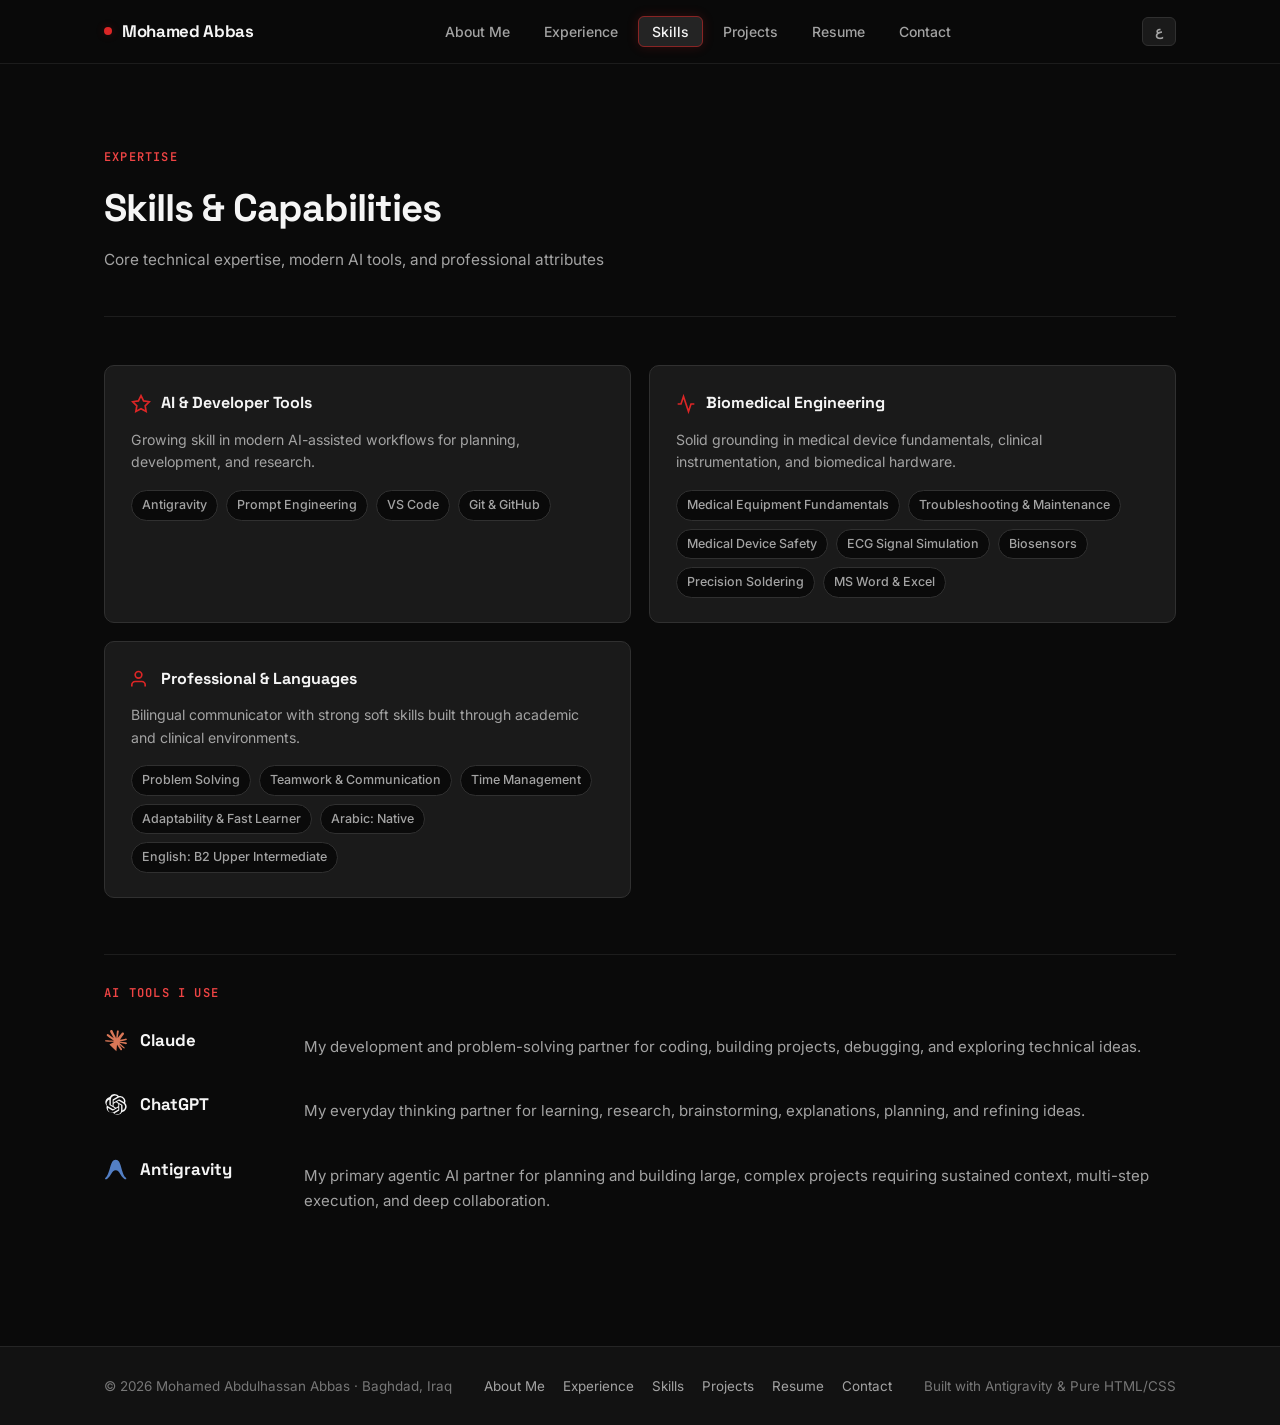
<file: skills.html>
<!DOCTYPE html>
<html lang="en" dir="ltr">
<head>
  <meta charset="UTF-8">
  <meta name="viewport" content="width=device-width, initial-scale=1.0">
  <title>Skills — Mohamed Abbas</title>
  <link rel="icon" href="favicon.svg" type="image/svg+xml">
  <link rel="preconnect" href="https://fonts.googleapis.com"><link rel="preconnect" href="https://fonts.gstatic.com" crossorigin>
  <link href="https://fonts.googleapis.com/css2?family=Inter:wght@400;500;600;700&family=JetBrains+Mono:wght@400;500;600&family=Space+Grotesk:wght@500;600;700;800&display=swap" rel="stylesheet">
  <link rel="stylesheet" href="style.css">
</head>
<body>
  <div class="ambient-glow"></div>
  <header class="navbar"><div class="container nav-container">
    <a href="index.html" class="nav-brand"><span class="brand-dot"></span><span data-i18n="nav.name">Mohamed Abbas</span></a>
    <ul class="nav-links">
      <li><a href="index.html" data-i18n="nav.aboutme">About Me</a></li>
      <li><a href="experience.html" data-i18n="nav.exp">Experience</a></li>
      <li><a href="skills.html" class="active" data-i18n="nav.skills">Skills</a></li>
      <li><a href="projects.html" data-i18n="nav.projects">Projects</a></li>
      <li><a href="resume.html" data-i18n="nav.resume">Resume</a></li>
      <li><a href="contact.html" data-i18n="nav.contact">Contact</a></li>
    </ul>
    <div class="nav-controls"><button class="lang-toggle" id="langToggle">ع</button><button class="nav-hamburger" id="navHamburger">☰</button></div>
  </div></header>
  <main>
    <section class="section"><div class="container">
      <p class="section-eyebrow" data-i18n="skills.eyebrow">Expertise</p>
      <h1 class="section-title" data-i18n="skills.title">Skills &amp; Capabilities</h1>
      <p class="section-subtitle" data-i18n="skills.subtitle">Core technical expertise, modern AI tools, and professional attributes</p>
      <hr class="section-divider">
      <div class="skills-grid">
        <!-- AI & Developer Tools -->
        <div class="skill-card"><h3 class="skill-card-title"><svg width="20" height="20" viewBox="0 0 24 24" fill="none" stroke="currentColor" stroke-width="2"><polygon points="12 2 15.09 8.26 22 9.27 17 14.14 18.18 21.02 12 17.77 5.82 21.02 7 14.14 2 9.27 8.91 8.26 12 2"></polygon></svg><span data-i18n="skills.ai.title">AI &amp; Developer Tools</span></h3><p class="skill-desc" data-i18n="skills.ai.desc">Growing skill in modern AI-assisted workflows for planning, development, and research.</p><div class="skill-badges"><span class="badge" data-i18n="badge.agy">Antigravity</span><span class="badge" data-i18n="badge.prompt">Prompt Engineering</span><span class="badge" data-i18n="badge.vscode">VS Code</span><span class="badge" data-i18n="badge.git">Git &amp; GitHub</span></div></div>
        <!-- Biomedical Engineering -->
        <div class="skill-card"><h3 class="skill-card-title"><svg width="20" height="20" viewBox="0 0 24 24" fill="none" stroke="currentColor" stroke-width="2"><path d="M22 12h-4l-3 9L9 3l-3 9H2"></path></svg><span data-i18n="skills.bme.title">Biomedical Engineering</span></h3><p class="skill-desc" data-i18n="skills.bme.desc">Solid grounding in medical device fundamentals, clinical instrumentation, and biomedical hardware.</p><div class="skill-badges"><span class="badge" data-i18n="badge.med.eq">Medical Equipment Fundamentals</span><span class="badge" data-i18n="badge.troubleshoot">Troubleshooting &amp; Maintenance</span><span class="badge" data-i18n="badge.safety">Medical Device Safety</span><span class="badge" data-i18n="badge.ecg">ECG Signal Simulation</span><span class="badge" data-i18n="badge.biosensors">Biosensors</span><span class="badge" data-i18n="badge.soldering">Precision Soldering</span><span class="badge" data-i18n="badge.office">MS Word &amp; Excel</span></div></div>
        <!-- Professional & Languages -->
        <div class="skill-card"><h3 class="skill-card-title"><svg width="20" height="20" viewBox="0 0 24 24" fill="none" stroke="currentColor" stroke-width="2"><path d="M17 21v-2a4 4 0 0 0-4-4H5a4 4 0 0 0-4 4v2"></path><circle cx="9" cy="7" r="4"></circle></svg><span data-i18n="skills.pro.title">Professional &amp; Languages</span></h3><p class="skill-desc" data-i18n="skills.pro.desc">Bilingual communicator with strong soft skills built through academic and clinical environments.</p><div class="skill-badges"><span class="badge" data-i18n="badge.problem">Problem Solving</span><span class="badge" data-i18n="badge.teamwork">Teamwork &amp; Communication</span><span class="badge" data-i18n="badge.time">Time Management</span><span class="badge" data-i18n="badge.adapt">Adaptability &amp; Fast Learner</span><span class="badge" data-i18n="badge.arabic">Arabic: Native</span><span class="badge" data-i18n="badge.english">English: B2 Upper Intermediate</span></div></div>
      </div>

      <!-- AI Tools Section (ibrahimaher.com list style) -->
      <div class="tools-section">
        <h3 class="tools-heading" data-i18n="skills.ai.section">AI TOOLS I USE</h3>
        <dl class="tools__list">
          <!-- Claude -->
          <div class="tool tool--claude">
            <dt class="tool__name">
              <span class="tool__mark tool__mark--claude" aria-label="Claude logo">
                <svg width="22" height="22" viewBox="0 0 256 257" fill="none" xmlns="http://www.w3.org/2000/svg"><path d="m50.228 170.321 50.357-28.257.843-2.463-.843-1.361h-2.462l-8.426-.518-28.775-.778-24.952-1.037-24.175-1.296-6.092-1.297L0 125.796l.583-3.759 5.12-3.434 7.324.648 16.202 1.101 24.304 1.685 17.629 1.037 26.118 2.722h4.148l.583-1.685-1.426-1.037-1.101-1.037-25.147-17.045-27.22-18.017-14.258-10.37-7.713-5.25-3.888-4.925-1.685-10.758 7-7.713 9.397.649 2.398.648 9.527 7.323 20.35 15.75L94.817 91.9l3.889 3.24 1.555-1.102.195-.777-1.75-2.917-14.453-26.118-15.425-26.572-6.87-11.018-1.814-6.61c-.648-2.723-1.102-4.991-1.102-7.778l7.972-10.823L71.42 0 82.05 1.426l4.472 3.888 6.61 15.101 10.694 23.786 16.591 32.34 4.861 9.592 2.592 8.879.973 2.722h1.685v-1.556l1.36-18.211 2.528-22.36 2.463-28.776.843-8.1 4.018-9.722 7.971-5.25 6.222 2.981 5.12 7.324-.713 4.73-3.046 19.768-5.962 30.98-3.889 20.739h2.268l2.593-2.593 10.499-13.934 17.628-22.036 7.778-8.749 9.073-9.657 5.833-4.601h11.018l8.1 12.055-3.628 12.443-11.342 14.388-9.398 12.184-13.48 18.147-8.426 14.518.778 1.166 2.01-.194 30.46-6.481 16.462-2.982 19.637-3.37 8.88 4.148.971 4.213-3.5 8.62-20.998 5.184-24.628 4.926-36.682 8.685-.454.324.519.648 16.526 1.555 7.065.389h17.304l32.21 2.398 8.426 5.574 5.055 6.805-.843 5.184-12.962 6.611-17.498-4.148-40.83-9.721-14-3.5h-1.944v1.167l11.666 11.406 21.387 19.314 26.767 24.887 1.36 6.157-3.434 4.86-3.63-.518-23.526-17.693-9.073-7.972-20.545-17.304h-1.36v1.814l4.73 6.935 25.017 37.59 1.296 11.536-1.814 3.76-6.481 2.268-7.13-1.297-14.647-20.544-15.1-23.138-12.185-20.739-1.49.843-7.194 77.448-3.37z" fill="#D97757"/></svg>
              </span>
              <span data-i18n="skills.claude.name">Claude</span>
            </dt>
            <dd class="tool__use" data-i18n="skills.claude.desc">My development and problem-solving partner for coding, building projects, debugging, and exploring technical ideas.</dd>
          </div>
          <!-- ChatGPT -->
          <div class="tool tool--chatgpt">
            <dt class="tool__name">
              <span class="tool__mark tool__mark--chatgpt" aria-label="ChatGPT logo">
                <svg width="22" height="22" viewBox="0 0 41 41" fill="none" xmlns="http://www.w3.org/2000/svg"><path d="M37.532 16.87a9.963 9.963 0 0 0-.856-8.184 10.078 10.078 0 0 0-10.855-4.835 9.964 9.964 0 0 0-6.371-3.4 10.079 10.079 0 0 0-10.68 4.994 9.964 9.964 0 0 0-6.675 4.834 10.079 10.079 0 0 0 1.24 11.817 9.965 9.965 0 0 0 .856 8.185 10.079 10.079 0 0 0 10.855 4.835 9.965 9.965 0 0 0 6.371 3.4 10.079 10.079 0 0 0 10.681-4.994 9.965 9.965 0 0 0 6.675-4.835 10.079 10.079 0 0 0-1.241-11.817ZM22.498 37.886a7.474 7.474 0 0 1-4.799-1.735c.061-.033.168-.091.237-.134l7.964-4.6a1.294 1.294 0 0 0 .655-1.134V19.054l3.366 1.944a.12.12 0 0 1 .066.092v9.299a7.505 7.505 0 0 1-7.49 7.496ZM6.392 31.006a7.471 7.471 0 0 1-.894-5.023c.06.036.162.099.237.141l7.964 4.6a1.297 1.297 0 0 0 1.308 0l9.724-5.614v3.888a.12.12 0 0 1-.048.103l-8.051 4.649a7.504 7.504 0 0 1-10.24-2.744ZM4.297 13.62A7.469 7.469 0 0 1 8.2 10.333c0 .068-.004.19-.004.274v9.201a1.294 1.294 0 0 0 .654 1.132l9.723 5.614-3.366 1.944a.12.12 0 0 1-.114.012L7.044 23.86a7.504 7.504 0 0 1-2.747-10.24Zm27.658 6.437-9.724-5.615 3.367-1.943a.121.121 0 0 1 .114-.012l8.048 4.648a7.498 7.498 0 0 1-1.158 13.528v-9.476a1.293 1.293 0 0 0-.647-1.13Zm3.35-5.043c-.059-.037-.162-.099-.236-.141l-7.965-4.6a1.298 1.298 0 0 0-1.308 0l-9.723 5.614v-3.888a.12.12 0 0 1 .048-.103l8.05-4.645a7.497 7.497 0 0 1 11.135 7.763Zm-21.063 6.929-3.367-1.944a.12.12 0 0 1-.065-.092v-9.299a7.497 7.497 0 0 1 12.293-5.756 6.94 6.94 0 0 0-.236.134l-7.965 4.6a1.294 1.294 0 0 0-.654 1.132l-.006 11.225Zm1.829-3.943 4.33-2.501 4.332 2.5v4.999l-4.331 2.5-4.331-2.5V18Z" fill="#F5F5F5"/></svg>
              </span>
              <span data-i18n="skills.chatgpt.name">ChatGPT</span>
            </dt>
            <dd class="tool__use" data-i18n="skills.chatgpt.desc">My everyday thinking partner for learning, research, brainstorming, explanations, planning, and refining ideas.</dd>
          </div>
          <!-- Antigravity -->
          <div class="tool tool--agy">
            <dt class="tool__name">
              <span class="tool__mark tool__mark--agy" aria-label="Antigravity logo">
                <svg width="22" height="22" viewBox="0 0 16 15" fill="none" xmlns="http://www.w3.org/2000/svg"><path d="M14.0777 13.984C14.945 14.6345 16.2458 14.2008 15.0533 13.0084C11.476 9.53949 12.2349 0 7.79033 0C3.34579 0 4.10461 9.53949 0.527295 13.0084C-0.773543 14.3092 0.635692 14.6345 1.50293 13.984C4.86344 11.7076 4.64663 7.69664 7.79033 7.69664C10.934 7.69664 10.7172 11.7076 14.0777 13.984Z" fill="#537FC4"/></svg>
              </span>
              <span data-i18n="skills.agy.name">Antigravity</span>
            </dt>
            <dd class="tool__use" data-i18n="skills.agy.desc">My agentic AI partner for planning, building, and executing complex software projects with deep context and multi-step workflows.</dd>
          </div>
        </dl>
      </div>
    </div></section>
  </main>
  <footer class="footer"><div class="container footer-content">
    <span data-i18n="footer.copy">© 2026 Mohamed Abdulhassan Abbas · Baghdad, Iraq</span>
    <nav class="footer-links">
      <a href="index.html" data-i18n="footer.aboutme">About Me</a>
      <a href="experience.html" data-i18n="footer.exp">Experience</a>
      <a href="skills.html" data-i18n="footer.skills">Skills</a>
      <a href="projects.html" data-i18n="footer.projects">Projects</a>
      <a href="resume.html" data-i18n="footer.resume">Resume</a>
      <a href="contact.html" data-i18n="footer.contact">Contact</a>
    </nav>
    <span data-i18n="footer.built">Built with Antigravity &amp; Pure HTML/CSS</span>
  </div></footer>
  <script src="script.js"></script>
</body>
</html>
</file>
<file: style.css>
/* ==========================================================================
   PORTFOLIO WEBSITE 2.0 — MOHAMED ABDULHASSAN ABBAS
   Theme: Obsidian Black, Deep Charcoal, Gray Shades & Crimson Red Accent
   Typography: Space Grotesk (Headings) · Inter (Body) · JetBrains Mono (Tech)
   ========================================================================== */

/* --- 1. DESIGN TOKENS --- */
:root {
  /* BACKGROUND COLORS */
  --bg-base:        #0A0A0A; /* Main background (dominant black) */
  --bg-secondary:   #121212; /* Deep Charcoal for section separation */
  --bg-surface:     #1A1A1A; /* Card and container background */
  --bg-elevated:    #242424; /* Elevated interactive elements */
  --bg-subtle:      #2A2A2A;

  /* BORDERS */
  --border-standard: #303030;
  --border-subtle:   rgba(255, 255, 255, 0.08);
  --border-hover:    rgba(220, 38, 38, 0.55);

  /* PRIMARY ACCENT */
  --accent-crimson:  #DC2626;
  --accent-bright:   #EF4444;
  --accent-dark:     #991B1B;
  --accent-tint:     rgba(220, 38, 38, 0.10);
  --accent-tint-h:   rgba(220, 38, 38, 0.18);
  --accent-glow:     rgba(220, 38, 38, 0.22);

  /* TYPOGRAPHY */
  --text-main:      #F5F5F5; /* Primary text */
  --text-secondary: #A3A3A3; /* Secondary text */
  --text-muted:     #777777; /* Muted technical labels */

  /* SECONDARY COLORS */
  --color-blue:     #3B82F6;
  --color-cyan:     #06B6D4;
  --color-purple:   #8B5CF6;
  --color-green:    #22C55E;
  --color-amber:    #F59E0B;

  /* FONT FAMILIES */
  --font-heading:   'Space Grotesk', -apple-system, BlinkMacSystemFont, 'Segoe UI', Roboto, sans-serif;
  --font-sans:      'Inter', -apple-system, BlinkMacSystemFont, 'Segoe UI', Roboto, sans-serif;
  --font-mono:      'JetBrains Mono', 'SF Mono', Consolas, monospace;

  /* LAYOUT */
  --max-w: 1120px;
  --r-sm:  6px;
  --r-md:  10px;
  --r-lg:  14px;
  --nav-h: 64px;
}

/* --- 2. RESET & BASE --- */
*, *::before, *::after {
  margin: 0; padding: 0;
  box-sizing: border-box;
  -webkit-tap-highlight-color: transparent;
}

html {
  scroll-behavior: smooth;
  font-family: var(--font-sans);
  background: var(--bg-base);
  color: var(--text-main);
  line-height: 1.65;
  -webkit-text-size-adjust: 100%;
}

body {
  min-height: 100vh;
  display: flex;
  flex-direction: column;
  background-color: var(--bg-base);
  color: var(--text-main);
  overflow-x: hidden;
  -webkit-font-smoothing: antialiased;
  -moz-osx-font-smoothing: grayscale;
}

main {
  flex: 1 0 auto;
}

a { color: inherit; text-decoration: none; }
img { display: block; max-width: 100%; }
ul { list-style: none; }

/* Subtle, restrained cinematic glow */
.ambient-glow {
  position: fixed;
  top: -150px;
  left: 50%;
  transform: translateX(-50%);
  width: 700px;
  height: 400px;
  background: radial-gradient(ellipse at center, rgba(220, 38, 38, 0.07) 0%, transparent 70%);
  pointer-events: none;
  z-index: -1;
}

/* Container */
.container {
  width: 100%;
  max-width: var(--max-w);
  margin: 0 auto;
  padding: 0 24px;
}

/* --- 3. NAVBAR --- */
.navbar {
  position: sticky;
  top: 0;
  z-index: 100;
  height: var(--nav-h);
  background: rgba(10, 10, 10, 0.88);
  backdrop-filter: blur(14px);
  -webkit-backdrop-filter: blur(14px);
  border-bottom: 1px solid var(--border-subtle);
}

.nav-container {
  display: flex;
  align-items: center;
  justify-content: space-between;
  height: 100%;
  gap: 16px;
}

.nav-brand {
  display: flex;
  align-items: center;
  gap: 10px;
  font-family: var(--font-heading);
  font-weight: 700;
  font-size: 1.05rem;
  letter-spacing: -0.02em;
  color: var(--text-main);
  flex-shrink: 0;
}
.nav-brand:hover {
  color: #ffffff;
}

.brand-dot {
  width: 8px;
  height: 8px;
  border-radius: 50%;
  background: var(--accent-crimson);
  flex-shrink: 0;
  box-shadow: 0 0 8px var(--accent-glow);
}

.nav-links {
  display: flex;
  align-items: center;
  gap: 6px;
  flex: 1;
  justify-content: center;
}

/* Navbar items behave ONLY on hover (no permanent active highlight) */
.nav-links a {
  font-family: var(--font-sans);
  font-size: 0.875rem;
  font-weight: 500;
  color: var(--text-secondary);
  padding: 6px 13px;
  border-radius: var(--r-sm);
  border: 1px solid transparent;
  background: transparent;
  transition: all 0.18s ease;
}

.nav-links a:hover {
  color: var(--text-main);
  background: var(--bg-elevated);
  border-color: var(--border-standard);
}

.nav-links a.active {
  color: var(--text-main);
  background: var(--bg-elevated);
  border-color: var(--border-hover);
  box-shadow: 0 0 12px rgba(220, 38, 38, 0.18);
}

.nav-controls {
  display: flex;
  align-items: center;
  gap: 10px;
  flex-shrink: 0;
}

/* Language Toggle */
.lang-toggle {
  background: var(--bg-surface);
  border: 1px solid var(--border-standard);
  color: var(--text-secondary);
  font-family: var(--font-mono);
  font-size: 0.8rem;
  font-weight: 600;
  padding: 5px 12px;
  border-radius: var(--r-sm);
  cursor: pointer;
  transition: none;
}
.lang-toggle:hover {
  color: var(--text-main);
  border-color: var(--border-hover);
  background: var(--bg-elevated);
  transition: all 0.18s ease;
}

/* Mobile Hamburger */
.nav-hamburger {
  display: none;
  background: none;
  border: 1px solid var(--border-standard);
  color: var(--text-main);
  font-size: 1.1rem;
  cursor: pointer;
  padding: 4px 10px;
  border-radius: var(--r-sm);
}
.nav-hamburger:hover {
  background: var(--bg-elevated);
}

/* --- 4. HERO SECTION --- */
.hero {
  min-height: calc(100vh - var(--nav-h));
  display: flex;
  align-items: center;
  padding: 72px 0;
}

.hero-grid {
  display: grid;
  grid-template-columns: 1fr auto;
  gap: 60px;
  align-items: center;
}

.status-badge {
  display: inline-flex;
  align-items: center;
  gap: 8px;
  background: var(--accent-tint);
  border: 1px solid rgba(220, 38, 38, 0.25);
  color: var(--accent-bright);
  font-family: var(--font-mono);
  font-size: 0.8rem;
  font-weight: 500;
  padding: 5px 14px;
  border-radius: 999px;
  margin-bottom: 24px;
  letter-spacing: 0.02em;
}

.status-pulse {
  width: 7px;
  height: 7px;
  border-radius: 50%;
  background: var(--accent-bright);
}

.hero-title {
  font-family: var(--font-heading);
  font-size: clamp(2.4rem, 5.2vw, 3.8rem);
  font-weight: 800;
  line-height: 1.1;
  letter-spacing: -0.03em;
  color: var(--text-main);
  margin-bottom: 16px;
}

.text-crimson {
  color: var(--accent-bright);
}

.hero-headline {
  font-family: var(--font-sans);
  font-size: 1.18rem;
  color: var(--text-secondary);
  font-weight: 500;
  margin-bottom: 20px;
}

.hero-bio {
  font-size: 0.98rem;
  color: var(--text-secondary);
  line-height: 1.8;
  max-width: 560px;
  margin-bottom: 36px;
}

.hero-actions {
  display: flex;
  gap: 14px;
  flex-wrap: wrap;
}

/* Avatar Card */
.avatar-container { display: flex; justify-content: center; }

.avatar-card {
  background: var(--bg-surface);
  border: 1px solid var(--border-standard);
  border-radius: var(--r-lg);
  padding: 34px 30px;
  text-align: center;
  min-width: 220px;
  box-shadow: 0 4px 20px rgba(0, 0, 0, 0.4);
}
.avatar-card:hover {
  border-color: var(--border-hover);
  background: var(--bg-elevated);
  transition: all 0.2s ease;
}

.avatar-monogram {
  width: 74px;
  height: 74px;
  border-radius: 50%;
  background: linear-gradient(135deg, var(--accent-dark), var(--accent-crimson));
  color: #ffffff;
  font-family: var(--font-heading);
  font-size: 1.6rem;
  font-weight: 800;
  display: flex;
  align-items: center;
  justify-content: center;
  margin: 0 auto 16px;
  border: 1px solid rgba(255, 255, 255, 0.1);
}

.avatar-name {
  font-family: var(--font-heading);
  font-weight: 700;
  font-size: 1rem;
  margin-bottom: 4px;
  color: var(--text-main);
}
.avatar-sub {
  font-size: 0.85rem;
  color: var(--text-secondary);
  margin-bottom: 14px;
}
.avatar-badge {
  display: inline-block;
  background: var(--bg-base);
  border: 1px solid var(--border-standard);
  color: var(--text-muted);
  font-family: var(--font-mono);
  font-size: 0.75rem;
  padding: 4px 10px;
  border-radius: 999px;
}

/* --- 5. BUTTONS --- */
.btn-primary,
.btn-secondary {
  display: inline-flex;
  align-items: center;
  justify-content: center;
  gap: 8px;
  padding: 10px 22px;
  border-radius: var(--r-sm);
  font-family: var(--font-sans);
  font-weight: 600;
  font-size: 0.9rem;
  cursor: pointer;
  border: 1px solid transparent;
  transition: none;
}

.btn-primary {
  background: var(--accent-crimson);
  color: #ffffff;
  border-color: var(--accent-bright);
}
.btn-primary:hover {
  background: var(--accent-bright);
  box-shadow: 0 4px 16px var(--accent-glow);
  transform: translateY(-1px);
  transition: all 0.18s ease;
}

.btn-secondary {
  background: var(--bg-surface);
  color: var(--text-secondary);
  border-color: var(--border-standard);
}
.btn-secondary:hover {
  color: var(--text-main);
  border-color: var(--border-hover);
  background: var(--bg-elevated);
  transform: translateY(-1px);
  transition: all 0.18s ease;
}

/* --- 6. SHARED SECTION STYLES --- */
.section {
  padding: 84px 0;
}

.section-eyebrow {
  font-family: var(--font-mono);
  font-size: 0.75rem;
  font-weight: 600;
  letter-spacing: 0.1em;
  text-transform: uppercase;
  color: var(--accent-bright);
  margin-bottom: 8px;
}

.section-title {
  font-family: var(--font-heading);
  font-size: clamp(1.8rem, 3.2vw, 2.4rem);
  font-weight: 800;
  letter-spacing: -0.025em;
  color: var(--text-main);
  margin-bottom: 8px;
}

.section-subtitle {
  font-size: 0.96rem;
  color: var(--text-secondary);
  margin-bottom: 44px;
  max-width: 600px;
}

hr.section-divider {
  border: none;
  border-top: 1px solid var(--border-subtle);
  margin: 0 0 48px;
}

/* --- 7. ABOUT SECTION --- */
.about-grid {
  display: grid;
  grid-template-columns: 1fr 320px;
  gap: 48px;
  align-items: start;
}

.about-text p {
  color: var(--text-secondary);
  line-height: 1.85;
  margin-bottom: 18px;
  font-size: 0.98rem;
}
.about-text p:last-child { margin-bottom: 0; }
.about-text strong { color: var(--text-main); font-weight: 600; }

.stats-stack {
  display: flex;
  flex-direction: column;
  gap: 12px;
}

.stat-item {
  background: var(--bg-surface);
  border: 1px solid var(--border-standard);
  border-radius: var(--r-md);
  padding: 18px 20px;
}
.stat-item:hover {
  border-color: var(--border-hover);
  background: var(--bg-elevated);
  transition: all 0.18s ease;
}

.stat-label {
  display: block;
  font-family: var(--font-mono);
  font-size: 0.72rem;
  font-weight: 600;
  letter-spacing: 0.08em;
  text-transform: uppercase;
  color: var(--text-muted);
  margin-bottom: 4px;
}
.stat-value {
  display: block;
  font-family: var(--font-heading);
  font-size: 0.96rem;
  font-weight: 700;
  color: var(--text-main);
  margin-bottom: 2px;
}
.stat-sub {
  display: block;
  font-size: 0.82rem;
  color: var(--text-secondary);
}

/* --- 8. EXPERIENCE TIMELINE --- */
.timeline {
  display: flex;
  flex-direction: column;
  gap: 16px;
  border-left: 2px solid var(--border-standard);
  padding-left: 28px;
  margin-left: 8px;
}

[dir="rtl"] .timeline {
  border-left: none;
  border-right: 2px solid var(--border-standard);
  padding-left: 0;
  padding-right: 28px;
  margin-left: 0;
  margin-right: 8px;
}

.timeline-card {
  position: relative;
  background: var(--bg-surface);
  border: 1px solid var(--border-standard);
  border-radius: var(--r-md);
  padding: 24px 28px;
}
.timeline-card::before {
  content: '';
  position: absolute;
  left: -35px;
  top: 26px;
  width: 10px;
  height: 10px;
  border-radius: 50%;
  background: var(--accent-crimson);
  border: 2px solid var(--bg-base);
}
[dir="rtl"] .timeline-card::before {
  left: auto;
  right: -35px;
}
.timeline-card:hover {
  border-color: var(--border-hover);
  background: var(--bg-elevated);
  transition: all 0.18s ease;
}

.timeline-period {
  font-family: var(--font-mono);
  font-size: 0.76rem;
  font-weight: 600;
  letter-spacing: 0.06em;
  color: var(--accent-bright);
  margin-bottom: 6px;
}
.timeline-role {
  font-family: var(--font-heading);
  font-size: 1.08rem;
  font-weight: 700;
  color: var(--text-main);
  margin-bottom: 4px;
}
.timeline-org {
  font-size: 0.86rem;
  color: var(--text-secondary);
  margin-bottom: 10px;
}
.timeline-desc {
  font-size: 0.9rem;
  color: var(--text-secondary);
  line-height: 1.7;
}

/* --- 9. CERTIFICATIONS GRID --- */
.certs-grid {
  display: grid;
  grid-template-columns: repeat(2, 1fr);
  gap: 18px;
}

.cert-card {
  background: var(--bg-surface);
  border: 1px solid var(--border-standard);
  border-radius: var(--r-md);
  padding: 24px 26px;
  display: flex;
  flex-direction: column;
  justify-content: space-between;
}
.cert-card:hover {
  border-color: var(--border-hover);
  background: var(--bg-elevated);
  transition: all 0.18s ease;
}

.cert-date {
  font-family: var(--font-mono);
  font-size: 0.74rem;
  font-weight: 600;
  color: var(--accent-bright);
  margin-bottom: 6px;
}
.cert-title {
  font-family: var(--font-heading);
  font-size: 1.02rem;
  font-weight: 700;
  color: var(--text-main);
  margin-bottom: 4px;
}
.cert-issuer {
  font-size: 0.84rem;
  color: var(--text-muted);
  margin-bottom: 10px;
}
.cert-desc {
  font-size: 0.86rem;
  color: var(--text-secondary);
  line-height: 1.65;
}

/* --- 10. SKILLS GRID --- */
.skills-grid {
  display: grid;
  grid-template-columns: repeat(2, 1fr);
  gap: 18px;
  margin-bottom: 48px;
}

.skill-card {
  background: var(--bg-surface);
  border: 1px solid var(--border-standard);
  border-radius: var(--r-md);
  padding: 24px 26px;
}
.skill-card:hover {
  border-color: var(--border-hover);
  background: var(--bg-elevated);
  transition: all 0.18s ease;
}

.skill-card-title {
  display: flex;
  align-items: center;
  gap: 10px;
  font-family: var(--font-heading);
  font-size: 1rem;
  font-weight: 700;
  color: var(--text-main);
  margin-bottom: 12px;
}
.skill-card-title svg {
  color: var(--accent-crimson);
  flex-shrink: 0;
}

.skill-desc {
  font-size: 0.88rem;
  color: var(--text-secondary);
  line-height: 1.6;
  margin-bottom: 16px;
}

.skill-badges {
  display: flex;
  flex-wrap: wrap;
  gap: 8px;
}

.badge {
  display: inline-block;
  background: var(--bg-base);
  border: 1px solid var(--border-standard);
  color: var(--text-secondary);
  font-size: 0.78rem;
  font-weight: 500;
  padding: 4px 10px;
  border-radius: 999px;
}
.badge:hover {
  border-color: var(--border-hover);
  color: var(--text-main);
  transition: all 0.18s ease;
}

.badge-accent {
  background: var(--accent-tint);
  border-color: rgba(220, 38, 38, 0.3);
  color: var(--accent-bright);
  font-weight: 600;
}
.badge-learning {
  background: rgba(245, 158, 11, 0.1);
  border-color: rgba(245, 158, 11, 0.3);
  color: var(--color-amber);
  font-weight: 600;
}

/* --- 11. AI TOOLS I USE (ibrahimaher.com list style) --- */
.tools-section {
  margin-top: 56px;
  padding-top: 28px;
  border-top: 1px solid var(--border-subtle);
}

.tools-heading {
  font-family: var(--font-mono);
  font-size: 0.76rem;
  font-weight: 600;
  letter-spacing: 0.1em;
  text-transform: uppercase;
  color: var(--accent-bright);
  margin-bottom: 24px;
}

.tools__list {
  display: flex;
  flex-direction: column;
}

.tool {
  display: grid;
  grid-template-columns: 11rem minmax(0, 1fr);
  gap: 24px;
  padding: 16px 0;
  border-bottom: none;
  align-items: baseline;
  transition: all 0.18s ease;
}

.tool:first-child {
  padding-top: 0;
}

.tool:last-child {
  padding-bottom: 0;
}

.tool__name {
  display: flex;
  align-items: center;
  gap: 12px;
  font-family: var(--font-heading);
  font-size: 1.05rem;
  font-weight: 700;
  color: var(--text-main);
  transition: color 0.18s ease;
}

.tool__mark {
  width: 24px;
  height: 24px;
  display: inline-flex;
  align-items: center;
  justify-content: center;
  flex: none;
  color: var(--text-secondary);
  transition: all 0.18s ease;
}

.tool__mark svg {
  width: 22px;
  height: 22px;
  display: block;
}

.tool__use {
  font-size: 0.94rem;
  color: var(--text-secondary);
  line-height: 1.7;
  margin: 0;
}

.tool__mark--claude {
  color: #D97757;
}

.tool__mark--chatgpt {
  color: #F5F5F5;
}

.tool__mark--agy {
  color: #537FC4;
}

/* Subtle row hover state without changing logo brand colors */
.tool:hover .tool__name {
  color: #FFFFFF;
}

@media (max-width: 680px) {
  .tool {
    grid-template-columns: 1fr;
    gap: 8px;
    padding: 18px 0;
  }
}

/* --- 12. PROJECTS SECTION --- */
.projects-grid {
  display: flex;
  flex-direction: column;
  gap: 24px;
}

.project-card {
  background: var(--bg-surface);
  border: 1px solid var(--border-standard);
  border-radius: var(--r-lg);
  padding: 32px 34px;
}
.project-card:hover {
  border-color: var(--border-hover);
  background: var(--bg-elevated);
  transition: all 0.18s ease;
}

.project-tag {
  display: inline-block;
  font-family: var(--font-mono);
  font-size: 0.74rem;
  font-weight: 600;
  letter-spacing: 0.06em;
  text-transform: uppercase;
  color: var(--accent-bright);
  margin-bottom: 10px;
}

.project-title {
  font-family: var(--font-heading);
  font-size: 1.35rem;
  font-weight: 800;
  letter-spacing: -0.02em;
  color: var(--text-main);
  margin-bottom: 10px;
}

.project-desc {
  font-size: 0.92rem;
  color: var(--text-secondary);
  line-height: 1.75;
  margin-bottom: 20px;
}

.project-tech-stack {
  display: flex;
  flex-wrap: wrap;
  gap: 8px;
  margin-bottom: 18px;
}

.tech-item {
  background: var(--bg-base);
  border: 1px solid var(--border-standard);
  color: var(--text-secondary);
  font-size: 0.78rem;
  font-weight: 500;
  padding: 4px 10px;
  border-radius: 999px;
}

/* Branching Connector for Portfolio v1 -> v2 Evolution */
.portfolio-branch-line {
  display: flex;
  align-items: stretch;
  gap: 16px;
}

.branch-connector {
  display: flex;
  flex-direction: column;
  align-items: center;
  width: 28px;
  flex-shrink: 0;
}
.branch-dot {
  width: 10px;
  height: 10px;
  border-radius: 50%;
  background: var(--accent-crimson);
  margin-top: 26px;
  flex-shrink: 0;
}
.branch-line {
  flex: 1;
  width: 2px;
  background: linear-gradient(to bottom, var(--accent-crimson), var(--border-standard));
  margin: 4px auto;
}
.branch-arrow {
  color: var(--accent-bright);
  font-size: 0.8rem;
  font-weight: 700;
}

.portfolio-cards {
  flex: 1;
  display: flex;
  flex-direction: column;
  gap: 14px;
}

.project-card-sub {
  background: var(--bg-base);
  border: 1px solid var(--border-standard);
  border-radius: var(--r-md);
  padding: 22px 24px;
}
.project-card-sub:hover {
  border-color: var(--border-hover);
  background: var(--bg-elevated);
  transition: all 0.18s ease;
}

.project-link {
  display: inline-flex;
  align-items: center;
  gap: 4px;
  font-size: 0.86rem;
  font-weight: 600;
  color: var(--accent-bright);
}
.project-link:hover {
  color: #ffffff;
  transition: color 0.18s ease;
}

/* --- 13. RESUME PAGE STYLES --- */
.resume-action-bar {
  display: flex;
  justify-content: space-between;
  align-items: center;
  margin-bottom: 24px;
  padding-bottom: 16px;
  border-bottom: 1px solid var(--border-subtle);
  flex-wrap: wrap;
  gap: 12px;
}

.resume-paper {
  background: var(--bg-surface);
  border: 1px solid var(--border-standard);
  border-radius: var(--r-lg);
  padding: 48px;
  box-shadow: 0 4px 30px rgba(0, 0, 0, 0.4);
}

.resume-header {
  border-bottom: 2px solid var(--accent-crimson);
  padding-bottom: 24px;
  margin-bottom: 28px;
}

.resume-name {
  font-family: var(--font-heading);
  font-size: 2rem;
  font-weight: 800;
  letter-spacing: -0.02em;
  color: var(--text-main);
  text-transform: uppercase;
  margin-bottom: 4px;
}

.resume-title {
  font-family: var(--font-mono);
  font-size: 1rem;
  font-weight: 600;
  color: var(--accent-bright);
  letter-spacing: 0.08em;
  text-transform: uppercase;
  margin-bottom: 16px;
}

.resume-contact-row {
  display: flex;
  flex-wrap: wrap;
  gap: 18px 24px;
  font-size: 0.88rem;
  color: var(--text-secondary);
}

.resume-contact-item {
  display: inline-flex;
  align-items: center;
  gap: 8px;
}
.resume-contact-item svg {
  flex-shrink: 0;
  color: var(--accent-bright);
}
.resume-contact-item a:hover {
  color: var(--text-main);
  text-decoration: underline;
}

.resume-sec {
  margin-bottom: 28px;
}

.resume-sec-title {
  font-family: var(--font-heading);
  font-size: 1.05rem;
  font-weight: 700;
  letter-spacing: 0.06em;
  text-transform: uppercase;
  color: var(--text-main);
  border-bottom: 1px solid var(--border-standard);
  padding-bottom: 6px;
  margin-bottom: 14px;
  display: flex;
  align-items: center;
  gap: 8px;
}
.resume-sec-title::before {
  content: '';
  display: inline-block;
  width: 4px;
  height: 14px;
  background: var(--accent-crimson);
  border-radius: 2px;
}

.resume-entry {
  margin-bottom: 16px;
}
.resume-entry:last-child {
  margin-bottom: 0;
}

.resume-entry-header {
  display: flex;
  justify-content: space-between;
  align-items: baseline;
  gap: 12px;
  margin-bottom: 4px;
  flex-wrap: wrap;
}

.resume-entry-title {
  font-family: var(--font-heading);
  font-size: 0.98rem;
  font-weight: 700;
  color: var(--text-main);
}
.resume-entry-date {
  font-family: var(--font-mono);
  font-size: 0.78rem;
  color: var(--accent-bright);
  font-weight: 500;
}
.resume-entry-sub {
  font-size: 0.86rem;
  color: var(--text-muted);
  margin-bottom: 6px;
}
.resume-entry-desc {
  font-size: 0.9rem;
  color: var(--text-secondary);
  line-height: 1.7;
}

.resume-bullets {
  list-style: disc;
  padding-left: 20px;
  margin-top: 6px;
}
[dir="rtl"] .resume-bullets {
  padding-left: 0;
  padding-right: 20px;
}
.resume-bullets li {
  font-size: 0.9rem;
  color: var(--text-secondary);
  line-height: 1.65;
  margin-bottom: 4px;
}

.resume-skills-table {
  display: grid;
  grid-template-columns: repeat(3, 1fr);
  gap: 16px;
  background: var(--bg-base);
  border: 1px solid var(--border-standard);
  border-radius: var(--r-md);
  padding: 18px 20px;
}
.resume-skills-col h4 {
  font-family: var(--font-mono);
  font-size: 0.78rem;
  font-weight: 600;
  letter-spacing: 0.05em;
  text-transform: uppercase;
  color: var(--accent-bright);
  margin-bottom: 8px;
}
.resume-skills-col p {
  font-size: 0.85rem;
  color: var(--text-secondary);
  line-height: 1.6;
}

/* --- 14. CONTACT SECTION --- */
.contact-grid {
  display: grid;
  grid-template-columns: 1fr 1fr;
  gap: 32px;
  align-items: start;
}

.contact-info-card,
.contact-form-card {
  background: var(--bg-surface);
  border: 1px solid var(--border-standard);
  border-radius: var(--r-lg);
  padding: 34px 30px;
}

.contact-card-title {
  font-family: var(--font-heading);
  font-size: 1.15rem;
  font-weight: 700;
  color: var(--text-main);
  margin-bottom: 8px;
}

.contact-card-sub {
  font-size: 0.9rem;
  color: var(--text-secondary);
  line-height: 1.65;
  margin-bottom: 24px;
}

.contact-list {
  display: flex;
  flex-direction: column;
  gap: 16px;
  margin-bottom: 24px;
}

.contact-item {
  display: flex;
  align-items: flex-start;
  gap: 14px;
}

.contact-icon {
  width: 36px;
  height: 36px;
  background: var(--bg-elevated);
  border: 1px solid var(--border-standard);
  border-radius: var(--r-sm);
  display: flex;
  align-items: center;
  justify-content: center;
  font-size: 1rem;
  flex-shrink: 0;
  color: var(--accent-bright);
}

.contact-label {
  font-family: var(--font-mono);
  font-size: 0.72rem;
  color: var(--text-muted);
  font-weight: 600;
  letter-spacing: 0.06em;
  text-transform: uppercase;
  margin-bottom: 2px;
}

.contact-value {
  font-size: 0.9rem;
  font-weight: 500;
  color: var(--text-main);
}
.contact-value:hover {
  color: var(--accent-bright);
}

/* Form */
.form-group {
  margin-bottom: 18px;
}
.form-label {
  display: block;
  font-family: var(--font-mono);
  font-size: 0.76rem;
  font-weight: 600;
  color: var(--text-secondary);
  letter-spacing: 0.04em;
  margin-bottom: 6px;
}
.form-input,
.form-textarea {
  width: 100%;
  background: var(--bg-base);
  border: 1px solid var(--border-standard);
  color: var(--text-main);
  font-family: var(--font-sans);
  font-size: 0.9rem;
  padding: 10px 14px;
  border-radius: var(--r-sm);
  outline: none;
}
.form-input:focus,
.form-textarea:focus {
  border-color: var(--border-hover);
  background: var(--bg-elevated);
}
.form-textarea {
  resize: vertical;
  min-height: 120px;
}
.form-input::placeholder,
.form-textarea::placeholder {
  color: var(--text-muted);
}

/* --- 15. FOOTER --- */
.footer {
  border-top: 1px solid var(--border-subtle);
  background: var(--bg-secondary);
  padding: 28px 0;
  margin-top: 48px;
}

.footer-content {
  display: flex;
  align-items: center;
  justify-content: space-between;
  gap: 16px;
  font-size: 0.84rem;
  color: var(--text-muted);
}

.footer-links {
  display: flex;
  gap: 18px;
}
.footer-links a {
  color: var(--text-secondary);
}
.footer-links a:hover {
  color: var(--text-main);
  transition: color 0.18s ease;
}

/* --- 16. RESPONSIVE BREAKPOINTS --- */
@media (max-width: 860px) {
  .hero-grid { grid-template-columns: 1fr; gap: 40px; }
  .avatar-container { justify-content: flex-start; }
  .about-grid { grid-template-columns: 1fr; }
  .certs-grid { grid-template-columns: 1fr; }
  .skills-grid { grid-template-columns: 1fr; }
  .tool { grid-template-columns: 1fr; gap: 10px; }
  .contact-grid { grid-template-columns: 1fr; }
  .resume-skills-table { grid-template-columns: 1fr; }

  .nav-links {
    display: none;
    position: absolute;
    top: var(--nav-h);
    left: 0; right: 0;
    background: rgba(10, 10, 10, 0.98);
    backdrop-filter: blur(16px);
    flex-direction: column;
    padding: 16px 24px 24px;
    border-bottom: 1px solid var(--border-standard);
    gap: 4px;
    z-index: 99;
  }
  .nav-links.open { display: flex; }
  .nav-hamburger { display: block; }
}

@media (max-width: 560px) {
  .hero { padding: 48px 0; }
  .section { padding: 56px 0; }
  .hero-actions { flex-direction: column; }
  .hero-actions .btn-primary,
  .hero-actions .btn-secondary { width: 100%; }
  .resume-paper { padding: 24px 18px; }
  .footer-content { flex-direction: column; text-align: center; }
  .footer-links { flex-wrap: wrap; justify-content: center; }
  .portfolio-branch-line { flex-direction: column; }
  .branch-connector { display: none; }
}

/* --- 17. PRINT MEDIA STYLES (For Resume) --- */
@media print {
  body {
    background: #ffffff !important;
    color: #111827 !important;
  }
  .navbar, .footer, .ambient-glow, .resume-action-bar {
    display: none !important;
  }
  .section {
    padding: 0 !important;
  }
  .resume-paper {
    background: #ffffff !important;
    border: none !important;
    padding: 0 !important;
    box-shadow: none !important;
  }
  .resume-name, .resume-sec-title, .resume-entry-title {
    color: #0f172a !important;
  }
  .resume-title, .resume-entry-date, .resume-sec-title::before {
    color: #dc2626 !important;
  }
  .resume-contact-row, .resume-entry-desc, .resume-bullets li, .resume-skills-col p {
    color: #374151 !important;
  }
  .resume-skills-table {
    background: #f9fafb !important;
    border: 1px solid #e5e7eb !important;
  }
}

/* --- 18. RTL SUPPORT --- */
[dir="rtl"] {
  font-size: 1.02em;
}
[dir="rtl"] .hero-title,
[dir="rtl"] .section-title,
[dir="rtl"] .avatar-name,
[dir="rtl"] .resume-name,
[dir="rtl"] .resume-sec-title {
  letter-spacing: 0;
}
</file>
